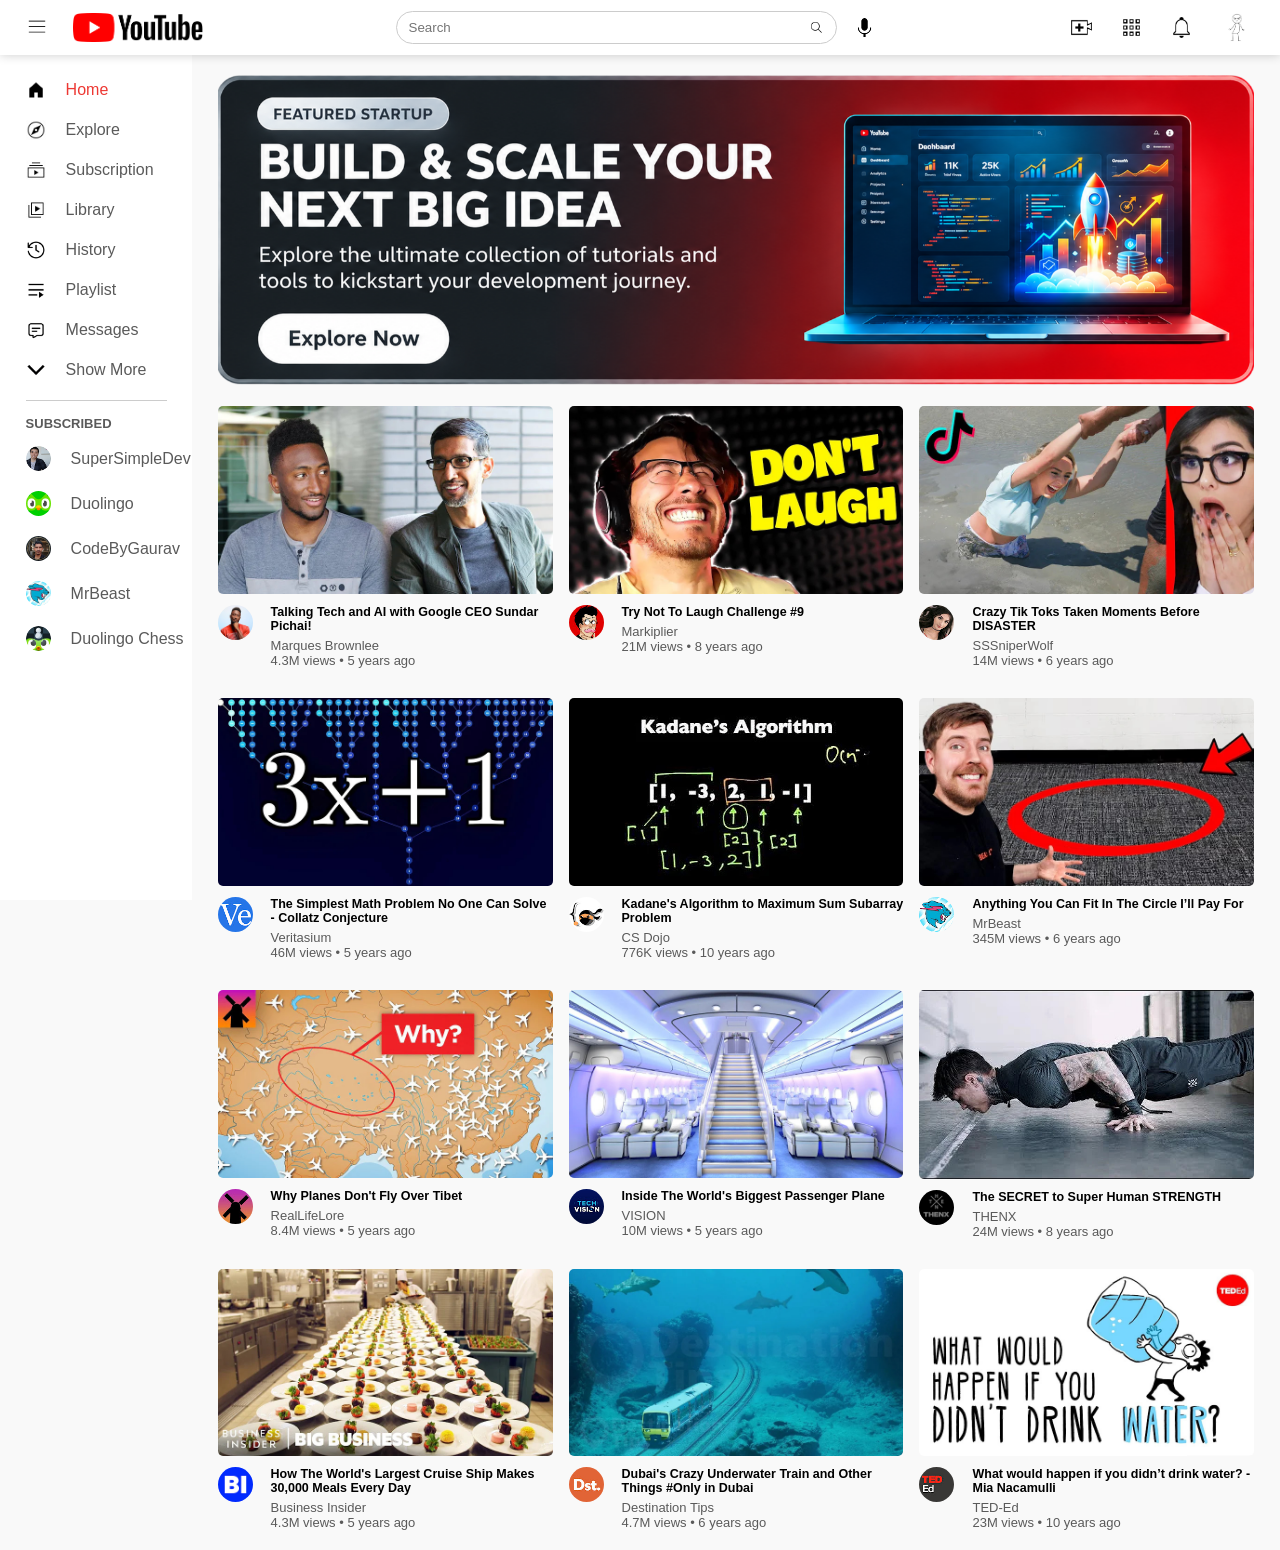
<file: index.html>
<!DOCTYPE html>
<html lang="en">
<head>
    <meta charset="UTF-8">
    <meta http-equiv="X-UA-Compatible" content="IE=edge">
    <meta name="viewport" content="width=device-width, initial-scale=1.0">
    <link rel="icon" type="image/png" href="favicon/favicon.png">
    <title>YouTube</title>
    <link rel="stylesheet" href="style.css">
</head>
<body>
    
    <nav class="flex-div">
        <div class="nav-left flex-div">
            <img src="images/menu.png" class="menu-icon">
            <img src="images/logo.png" class="logo">
        </div>
        <div class="nav-middle flex-div">
            <div class="search-box flex-div">
                <input type="text" placeholder="Search">
                <img src="images/search.png">
            </div>
            <img src="images/voice-search.png" class="mic-icon">
        </div>
        <div class="nav-right flex-div">
            <img src="images/upload.png">
            <img src="images/more.png">
            <img src="images/notification.png">
            <img src="images/Stickman.png" class="user-icon">
        </div>
    </nav>
    <!-- sidebar -->
    <div class="sidebar">
        <div class="shortcut-links">
            <a href=""><img src="images/home.png"><p>Home</p></a>
            <a href=""><img src="images/explore.png"><p>Explore</p></a>
            <a href=""><img src="images/subscription.png"><p>Subscription</p></a>
            <a href=""><img src="images/library.png"><p>Library</p></a>
            <a href=""><img src="images/history.png"><p>History</p></a>
            <a href=""><img src="images/playlist.png"><p>Playlist</p></a>
            <a href=""><img src="images/messages.png"><p>Messages</p></a>
            <a href=""><img src="images/show-more.png"><p>Show More</p></a>
            <hr>
            <div class="subscribed-list">
                <h3>SUBSCRIBED</h3>
                <a href=""><img src="subscribed/SuperSimpleDev.png"><p>SuperSimpleDev</p></a>
                <a href=""><img src="subscribed/Duolingo.png"><p>Duolingo</p></a>
                <a href=""><img src="subscribed/CodeByGaurav.png"><p>CodeByGaurav</p></a>
                <a href=""><img src="subscribed/MrBeast.png"><p>MrBeast</p></a>
                <a href=""><img src="subscribed/Duolingo Chess.png"><p>Duolingo Chess</p></a>
            </div>
        </div>
    </div>

<!-- main -->

<div class="container">
    <div class="banner">
        <img src="banner/banner.png">
    </div>
    <div class="list-container">
        <div class="vid-list">
            <a href="play-video-1.html"><img src="thumbnails/thumbnail-1.png" class="thumbnail"></a>
            <div class="flex-div">
                <img src="channel-profile-pics/channel-1.png">
                <div class="vid-info">
                    <a href="play-video-1.html">Talking Tech and AI with Google CEO Sundar Pichai!</a>
                    <p>Marques Brownlee</p>
                    <p>4.3M views &bull; 5 years ago</p>
                </div>
            </div>
        </div>
        <div class="vid-list">
            <a href=""><img src="thumbnails/thumbnail-2.png" class="thumbnail"></a>
            <div class="flex-div">
                <img src="channel-profile-pics/channel-2.png">
                <div class="vid-info">
                    <a href="">Try Not To Laugh Challenge #9</a>
                    <p>Markiplier</p>
                    <p>21M views &bull; 8 years ago</p>
                </div>
            </div>
        </div>
        <div class="vid-list">
            <a href=""><img src="thumbnails/thumbnail-3.png" class="thumbnail"></a>
            <div class="flex-div">
                <img src="channel-profile-pics/channel-3.png">
                <div class="vid-info">
                    <a href="">Crazy Tik Toks Taken Moments Before DISASTER</a>
                    <p>SSSniperWolf</p>
                    <p>14M views &bull; 6 years ago</p>
                </div>
            </div>
        </div>
        <div class="vid-list">
            <a href=""><img src="thumbnails/thumbnail-4.png" class="thumbnail"></a>
            <div class="flex-div">
                <img src="channel-profile-pics/channel-4.png">
                <div class="vid-info">
                    <a href="">The Simplest Math Problem No One Can Solve - Collatz Conjecture</a>
                    <p>Veritasium</p>
                    <p>46M views &bull; 5 years ago</p>
                </div>
            </div>
        </div>
        <div class="vid-list">
            <a href=""><img src="thumbnails/thumbnail-5.png" class="thumbnail"></a>
            <div class="flex-div">
                <img src="channel-profile-pics/channel-5.png">
                <div class="vid-info">
                    <a href="">Kadane's Algorithm to Maximum Sum Subarray Problem</a>
                    <p>CS Dojo</p>
                    <p>776K views &bull; 10 years ago</p>
                </div>
            </div>
        </div>
        <div class="vid-list">
            <a href=""><img src="thumbnails/thumbnail-6.png" class="thumbnail"></a>
            <div class="flex-div">
                <img src="channel-profile-pics/channel-6.png">
                <div class="vid-info">
                    <a href="">Anything You Can Fit In The Circle I’ll Pay For</a>
                    <p>MrBeast</p>
                    <p>345M views &bull; 6 years ago</p>
                </div>
            </div>
        </div>
        <div class="vid-list">
            <a href=""><img src="thumbnails/thumbnail-7.png" class="thumbnail"></a>
            <div class="flex-div">
                <img src="channel-profile-pics/channel-7.png">
                <div class="vid-info">
                    <a href="">Why Planes Don't Fly Over Tibet</a>
                    <p>RealLifeLore</p>
                    <p>8.4M views &bull; 5 years ago</p>
                </div>
            </div>
        </div>
        <div class="vid-list">
            <a href=""><img src="thumbnails/thumbnail-8.png" class="thumbnail"></a>
            <div class="flex-div">
                <img src="channel-profile-pics/channel-8.png">
                <div class="vid-info">
                    <a href="">Inside The World's Biggest Passenger Plane</a>
                    <p>VISION</p>
                    <p>10M views &bull; 5 years ago</p>
                </div>
            </div>
        </div>
        <div class="vid-list">
            <a href=""><img src="thumbnails/thumbnail-9.png" class="thumbnail"></a>
            <div class="flex-div">
                <img src="channel-profile-pics/channel-9.png">
                <div class="vid-info">
                    <a href="">The SECRET to Super Human STRENGTH</a>
                    <p>THENX</p>
                    <p>24M views &bull; 8 years ago</p>
                </div>
            </div>
        </div>
        <div class="vid-list">
            <a href=""><img src="thumbnails/thumbnail-10.png" class="thumbnail"></a>
            <div class="flex-div">
                <img src="channel-profile-pics/channel-10.png">
                <div class="vid-info">
                    <a href="">How The World's Largest Cruise Ship Makes 30,000 Meals Every Day</a>
                    <p>Business Insider</p>
                    <p>4.3M views &bull; 5 years ago</p>
                </div>
            </div>
        </div>
        <div class="vid-list">
            <a href=""><img src="thumbnails/thumbnail-11.png" class="thumbnail"></a>
            <div class="flex-div">
                <img src="channel-profile-pics/channel-11.png">
                <div class="vid-info">
                    <a href="">Dubai's Crazy Underwater Train and Other Things #Only in Dubai</a>
                    <p>Destination Tips</p>
                    <p>4.7M views &bull; 6 years ago</p>
                </div>
            </div>
        </div>
        <div class="vid-list">
            <a href=""><img src="thumbnails/thumbnail-12.png" class="thumbnail"></a>
            <div class="flex-div">
                <img src="channel-profile-pics/channel-12.png">
                <div class="vid-info">
                    <a href="">What would happen if you didn’t drink water? - Mia Nacamulli</a>
                    <p>TED-Ed</p>
                    <p>23M views &bull; 10 years ago</p>
                </div>
            </div>
        </div>
    </div>


</div>




<script src="script.js"></script>
</body>
</html>
</file>
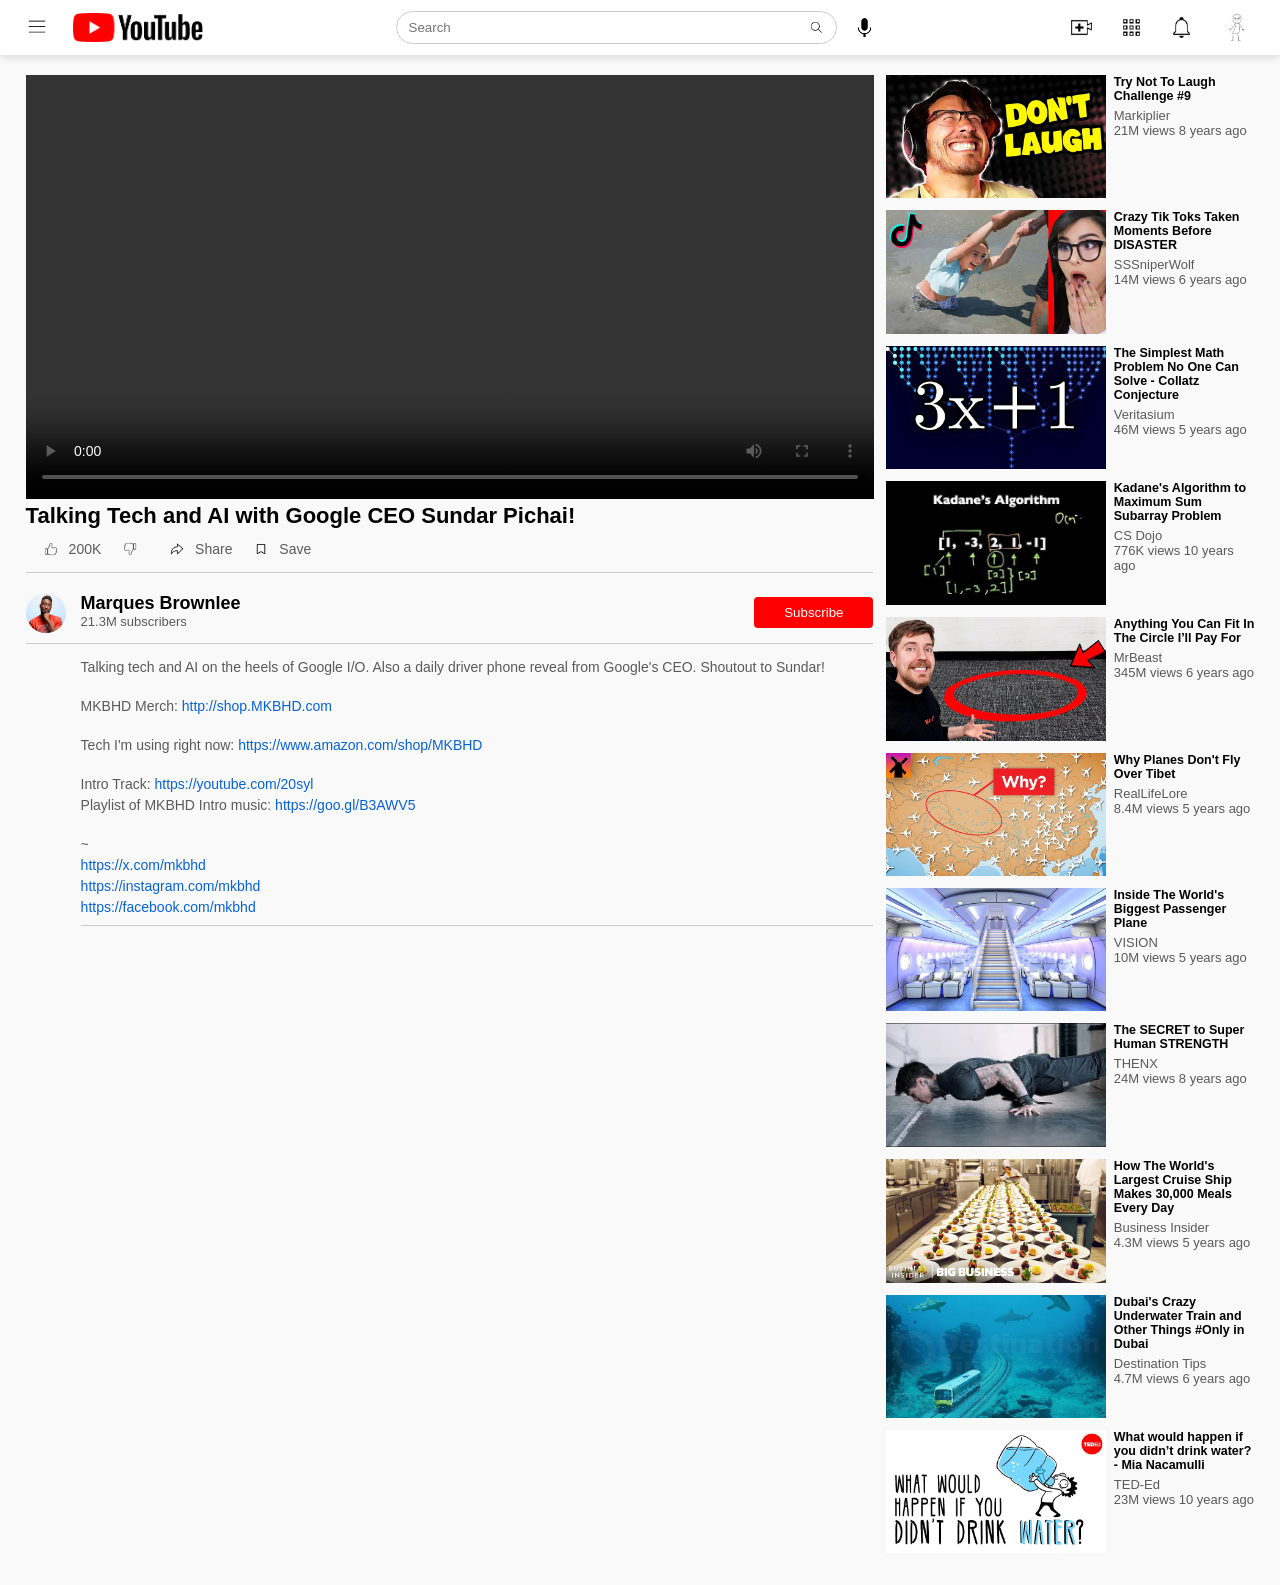
<file: play-video-1.html>
<!DOCTYPE html>
<html lang="en">
<head>
    <meta charset="UTF-8">
    <meta http-equiv="X-UA-Compatible" content="IE=edge">
    <meta name="viewport" content="width=device-width, initial-scale=1.0">
    <link rel="icon" type="image/png" href="favicon/favicon.png">
    <title>Talking Tech and AI with Google CEO Sundar Pichai!</title>
    <link rel="stylesheet" href="style.css">
</head>
<body>
    <nav class="flex-div">
        <div class="nav-left flex-div">
            <img src="images/menu.png" class="menu-icon">
            <img src="images/logo.png" class="logo">
        </div>
        <div class="nav-middle flex-div">
            <div class="search-box flex-div">
                <input type="text" placeholder="Search">
                <img src="images/search.png">
            </div>
            <img src="images/voice-search.png" class="mic-icon">
        </div>
        <div class="nav-right flex-div">
            <img src="images/upload.png">
            <img src="images/more.png">
            <img src="images/notification.png">
            <img src="images/Stickman.png" class="user-icon">
        </div>
    </nav>
    
<div class="container play-container">
    <div class="row">
        <div class="play-video">
            <video controls autoplay>
                <source src="videos/01.mp4" type="video/mp4">
            </video>
            <h3>Talking Tech and AI with Google CEO Sundar Pichai!</h3>
            <div class="play-video-info">
                <div>
                    <a href=""><img src="play-video-graphics/like.png">200K</a>
                    <a href=""><img src="play-video-graphics/dislike.png"></a>
                    <a href=""><img src="play-video-graphics/share.png">Share</a>
                    <a href=""><img src="play-video-graphics/save.png">Save</a>
                </div>
            </div>
            <hr>
            <div class="publisher">
                <img src="channel-profile-pics/channel-1.png">
                <div>
                   <p>Marques Brownlee</p>
                   <span>21.3M subscribers</span> 
                </div>
                <button type="button">Subscribe</button>
            </div>
            <hr>
            <div class="vid-description">
                <p>Talking tech and AI on the heels of Google I/O. Also a daily driver phone reveal from Google's CEO. Shoutout to Sundar!</p>
                <br>
                    <p>MKBHD Merch: <a href="http://shop.MKBHD.com" target="_blank" rel="noopener noreferrer">http://shop.MKBHD.com</a></p>
                <br>
                <p>Tech I'm using right now: <a href="https://www.amazon.com/shop/MKBHD" target="_blank" rel="noopener noreferrer">https://www.amazon.com/shop/MKBHD</a></p>
                <br>
                
                <p>Intro Track: <a href="https://youtube.com/20syl" target="_blank" rel="noopener noreferrer">https://youtube.com/20syl</a></p>
                <p>Playlist of MKBHD Intro music: <a href="https://goo.gl/B3AWV5" target="_blank" rel="noopener noreferrer">https://goo.gl/B3AWV5</a></p>  
                <br>
                <p>~</p>
                <p><a href="https://x.com/mkbhd" target="_blank" rel="noopener noreferrer">https://x.com/mkbhd</a></p>
                <p><a href="https://instagram.com/mkbhd" target="_blank" rel="noopener noreferrer">https://instagram.com/mkbhd</a></p>
                <p><a href="https://facebook.com/mkbhd" target="_blank" rel="noopener noreferrer">https://facebook.com/mkbhd</a></p>
                <hr>
            </div>
        




        </div>
        <div class="right-sidebar">

            <div class="side-video-list">
                <a href="play-video-2.html" class="small-thumbnail"><img src="thumbnails/thumbnail-2.png"></a>
                <div class="vid-info">
                    <a href="play-video-2.html">Try Not To Laugh Challenge #9</a>
                    <p>Markiplier</p>
                    <p>21M views 8 years ago</p>
                </div>
            </div>
            <div class="side-video-list">
                <a href="play-video-3.html" class="small-thumbnail"><img src="thumbnails/thumbnail-3.png"></a>
                <div class="vid-info">
                    <a href="play-video-3.html">Crazy Tik Toks Taken Moments Before DISASTER</a>
                    <p>SSSniperWolf</p>
                    <p>14M views 6 years ago</p>
                </div>
            </div>
            <div class="side-video-list">
                <a href="play-video-4.html" class="small-thumbnail"><img src="thumbnails/thumbnail-4.png"></a>
                <div class="vid-info">
                    <a href="play-video-4.html">The Simplest Math Problem No One Can Solve - Collatz Conjecture</a>
                    <p>Veritasium</p>
                    <p>46M views 5 years ago</p>
                </div>
            </div>
            <div class="side-video-list">
                <a href="play-video-5.html" class="small-thumbnail"><img src="thumbnails/thumbnail-5.png"></a>
                <div class="vid-info">
                    <a href="play-video-5.html">Kadane's Algorithm to Maximum Sum Subarray Problem</a>
                    <p>CS Dojo</p>
                    <p>776K views 10 years ago</p>
                </div>
            </div>
            <div class="side-video-list">
                <a href="play-video-6.html" class="small-thumbnail"><img src="thumbnails/thumbnail-6.png"></a>
                <div class="vid-info">
                    <a href="play-video-6.html">Anything You Can Fit In The Circle I’ll Pay For</a>
                    <p>MrBeast</p>
                    <p>345M views 6 years ago</p>
                </div>
            </div>
            <div class="side-video-list">
                <a href="play-video-7.html" class="small-thumbnail"><img src="thumbnails/thumbnail-7.png"></a>
                <div class="vid-info">
                    <a href="play-video-7.html">Why Planes Don't Fly Over Tibet</a>
                    <p>RealLifeLore</p>
                    <p>8.4M views 5 years ago</p>
                </div>
            </div>
            <div class="side-video-list">
                <a href="play-video-8.html" class="small-thumbnail"><img src="thumbnails/thumbnail-8.png"></a>
                <div class="vid-info">
                    <a href="play-video-8.html">Inside The World's Biggest Passenger Plane</a>
                    <p>VISION</p>
                    <p>10M views 5 years ago</p>
                </div>
            </div>
            <div class="side-video-list">
                <a href="play-video-9.html" class="small-thumbnail"><img src="thumbnails/thumbnail-9.png"></a>
                <div class="vid-info">
                    <a href="play-video-9.html">The SECRET to Super Human STRENGTH</a>
                    <p>THENX</p>
                    <p>24M views 8 years ago</p>
                </div>
            </div>
            <div class="side-video-list">
                <a href="play-video-10.html" class="small-thumbnail"><img src="thumbnails/thumbnail-10.png"></a>
                <div class="vid-info">
                    <a href="play-video-10.html">How The World's Largest Cruise Ship Makes 30,000 Meals Every Day</a>
                    <p>Business Insider</p>
                    <p>4.3M views 5 years ago</p>
                </div>
            </div>
            <div class="side-video-list">
                <a href="play-video-11.html" class="small-thumbnail"><img src="thumbnails/thumbnail-11.png"></a>
                <div class="vid-info">
                    <a href="play-video-11.html">Dubai's Crazy Underwater Train and Other Things #Only in Dubai</a>
                    <p>Destination Tips</p>
                    <p>4.7M views 6 years ago</p>
                </div>
            </div>
            <div class="side-video-list">
                <a href="play-video-12.html" class="small-thumbnail"><img src="thumbnails/thumbnail-12.png"></a>
                <div class="vid-info">
                    <a href="play-video-12.html">What would happen if you didn’t drink water? - Mia Nacamulli</a>
                    <p>TED-Ed</p>
                    <p>23M views 10 years ago</p>
                </div>
            </div>


        </div>
    </div>
</div>




</body>
</html>
</file>
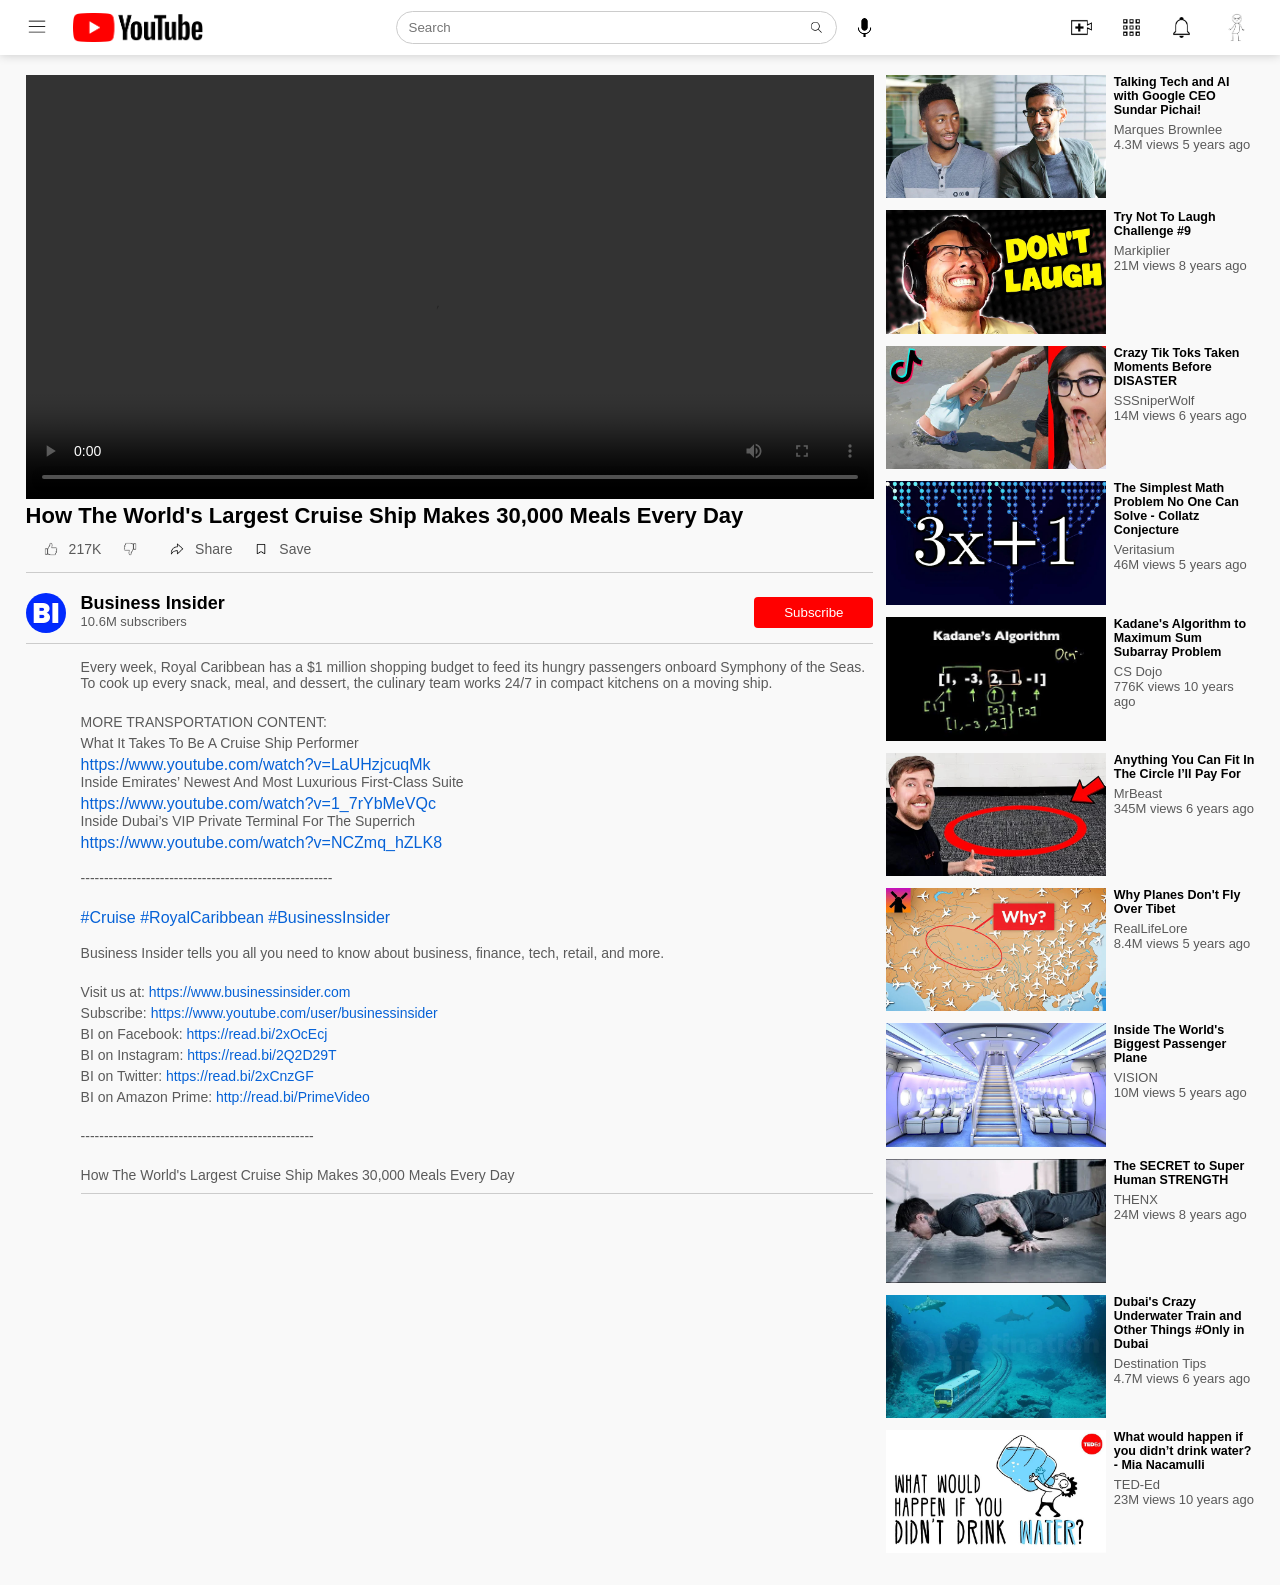
<file: play-video-10.html>
<!DOCTYPE html>
<html lang="en">
<head>
    <meta charset="UTF-8">
    <meta http-equiv="X-UA-Compatible" content="IE=edge">
    <meta name="viewport" content="width=device-width, initial-scale=1.0">
    <link rel="icon" type="image/png" href="favicon/favicon.png">
    <title>How The World's Largest Cruise Ship Makes 30,000 Meals Every Day</title>
    <link rel="stylesheet" href="style.css">
</head>
<body>
    <nav class="flex-div">
        <div class="nav-left flex-div">
            <img src="images/menu.png" class="menu-icon">
            <img src="images/logo.png" class="logo">
        </div>
        <div class="nav-middle flex-div">
            <div class="search-box flex-div">
                <input type="text" placeholder="Search">
                <img src="images/search.png">
            </div>
            <img src="images/voice-search.png" class="mic-icon">
        </div>
        <div class="nav-right flex-div">
            <img src="images/upload.png">
            <img src="images/more.png">
            <img src="images/notification.png">
            <img src="images/Stickman.png" class="user-icon">
        </div>
    </nav>
    
<div class="container play-container">
    <div class="row">
        <div class="play-video">
            <video controls autoplay>
                <source src="videos/10.mp4" type="video/mp4">
            </video>
            <h3>How The World's Largest Cruise Ship Makes 30,000 Meals Every Day</h3>
            <div class="play-video-info">
                <div>
                    <a href=""><img src="play-video-graphics/like.png">217K</a>
                    <a href=""><img src="play-video-graphics/dislike.png"></a>
                    <a href=""><img src="play-video-graphics/share.png">Share</a>
                    <a href=""><img src="play-video-graphics/save.png">Save</a>
                </div>
            </div>
            <hr>
            <div class="publisher">
                <img src="channel-profile-pics/channel-10.png">
                <div>
                   <p>Business Insider</p>
                   <span>10.6M subscribers</span> 
                </div>
                <button type="button">Subscribe</button>
            </div>
            <hr>
            <div class="vid-description">
                <p>Every week, Royal Caribbean has a $1 million shopping budget to feed its hungry passengers onboard Symphony of the Seas. To cook up every snack, meal, and dessert, the culinary team works 24/7 in compact kitchens on a moving ship.</p>
                <br>
                <p>MORE TRANSPORTATION CONTENT:</p>
                <p>What It Takes To Be A Cruise Ship Performer</p>
                <a href="https://www.youtube.com/watch?v=LaUHzjcuqMk" target="_blank" rel="noopener noreferrer">https://www.youtube.com/watch?v=LaUHzjcuqMk</a>
                <p>Inside Emirates’ Newest And Most Luxurious First-Class Suite</p>
                <a href="https://www.youtube.com/watch?v=1_7rYbMeVQc" target="_blank" rel="noopener noreferrer">https://www.youtube.com/watch?v=1_7rYbMeVQc</a>
                <p>Inside Dubai’s VIP Private Terminal For The Superrich</p>
                <a href="https://www.youtube.com/watch?v=NCZmq_hZLK8" target="_blank" rel="noopener noreferrer">https://www.youtube.com/watch?v=NCZmq_hZLK8</a>
                <br>
                <br>
                <p>------------------------------------------------------</p>
                <br>
                <div class="hastags">
                    <a href="">#Cruise</a>
                    <a href="">#RoyalCaribbean</a>
                    <a href="">#BusinessInsider</a>
                </div>
                <br>
                <p>Business Insider tells you all you need to know about business, finance, tech, retail, and more.</p>
                <br>
                <p>Visit us at: <a href="https://www.businessinsider.com" target="_blank" rel="noopener noreferrer">https://www.businessinsider.com</a></p>
                <p>Subscribe: <a href="https://www.youtube.com/user/businessinsider" target="_blank" rel="noopener noreferrer">https://www.youtube.com/user/businessinsider</a></p>
                <p>BI on Facebook: <a href="https://read.bi/2xOcEcj" target="_blank" rel="noopener noreferrer">https://read.bi/2xOcEcj</a></p>
                <p>BI on Instagram: <a href="https://read.bi/2Q2D29T" target="_blank" rel="noopener noreferrer">https://read.bi/2Q2D29T</a></p>
                <p>BI on Twitter: <a href="https://read.bi/2xCnzGF" target="_blank" rel="noopener noreferrer">https://read.bi/2xCnzGF</a></p>
                <p>BI on Amazon Prime: <a href="http://read.bi/PrimeVideo" target="_blank" rel="noopener noreferrer">http://read.bi/PrimeVideo</a></p>
                <br>
                <p>--------------------------------------------------</p>
                <br>
                <p>How The World's Largest Cruise Ship Makes 30,000 Meals Every Day</p>
                <hr>
            </div>
        




        </div>
        <div class="right-sidebar">

            <div class="side-video-list">
                <a href="play-video-1.html" class="small-thumbnail"><img src="thumbnails/thumbnail-1.png"></a>
                <div class="vid-info">
                    <a href="play-video-1.html">Talking Tech and AI with Google CEO Sundar Pichai!</a>
                    <p>Marques Brownlee</p>
                    <p>4.3M views 5 years ago</p>
                </div>
            </div>
            <div class="side-video-list">
                <a href="play-video-2.html" class="small-thumbnail"><img src="thumbnails/thumbnail-2.png"></a>
                <div class="vid-info">
                    <a href="play-video-2.html">Try Not To Laugh Challenge #9</a>
                    <p>Markiplier</p>
                    <p>21M views 8 years ago</p>
                </div>
            </div>
            <div class="side-video-list">
                <a href="play-video-3.html" class="small-thumbnail"><img src="thumbnails/thumbnail-3.png"></a>
                <div class="vid-info">
                    <a href="play-video-3.html">Crazy Tik Toks Taken Moments Before DISASTER</a>
                    <p>SSSniperWolf</p>
                    <p>14M views 6 years ago</p>
                </div>
            </div>
            <div class="side-video-list">
                <a href="play-video-4.html" class="small-thumbnail"><img src="thumbnails/thumbnail-4.png"></a>
                <div class="vid-info">
                    <a href="play-video-4.html">The Simplest Math Problem No One Can Solve - Collatz Conjecture</a>
                    <p>Veritasium</p>
                    <p>46M views 5 years ago</p>
                </div>
            </div>
            <div class="side-video-list">
                <a href="play-video-5.html" class="small-thumbnail"><img src="thumbnails/thumbnail-5.png"></a>
                <div class="vid-info">
                    <a href="play-video-5.html">Kadane's Algorithm to Maximum Sum Subarray Problem</a>
                    <p>CS Dojo</p>
                    <p>776K views 10 years ago</p>
                </div>
            </div>
            <div class="side-video-list">
                <a href="play-video-6.html" class="small-thumbnail"><img src="thumbnails/thumbnail-6.png"></a>
                <div class="vid-info">
                    <a href="play-video-6.html">Anything You Can Fit In The Circle I’ll Pay For</a>
                    <p>MrBeast</p>
                    <p>345M views 6 years ago</p>
                </div>
            </div>
            <div class="side-video-list">
                <a href="play-video-7.html" class="small-thumbnail"><img src="thumbnails/thumbnail-7.png"></a>
                <div class="vid-info">
                    <a href="play-video-7.html">Why Planes Don't Fly Over Tibet</a>
                    <p>RealLifeLore</p>
                    <p>8.4M views 5 years ago</p>
                </div>
            </div>
            <div class="side-video-list">
                <a href="play-video-8.html" class="small-thumbnail"><img src="thumbnails/thumbnail-8.png"></a>
                <div class="vid-info">
                    <a href="play-video-8.html">Inside The World's Biggest Passenger Plane</a>
                    <p>VISION</p>
                    <p>10M views 5 years ago</p>
                </div>
            </div>
            <div class="side-video-list">
                <a href="play-video-9.html" class="small-thumbnail"><img src="thumbnails/thumbnail-9.png"></a>
                <div class="vid-info">
                    <a href="play-video-9.html">The SECRET to Super Human STRENGTH</a>
                    <p>THENX</p>
                    <p>24M views 8 years ago</p>
                </div>
            </div>
            
            <div class="side-video-list">
                <a href="play-video-11.html" class="small-thumbnail"><img src="thumbnails/thumbnail-11.png"></a>
                <div class="vid-info">
                    <a href="play-video-11.html">Dubai's Crazy Underwater Train and Other Things #Only in Dubai</a>
                    <p>Destination Tips</p>
                    <p>4.7M views 6 years ago</p>
                </div>
            </div>
            <div class="side-video-list">
                <a href="play-video-12.html" class="small-thumbnail"><img src="thumbnails/thumbnail-12.png"></a>
                <div class="vid-info">
                    <a href="play-video-12.html">What would happen if you didn’t drink water? - Mia Nacamulli</a>
                    <p>TED-Ed</p>
                    <p>23M views 10 years ago</p>
                </div>
            </div>


        </div>
    </div>
</div>




</body>
</html>
</file>
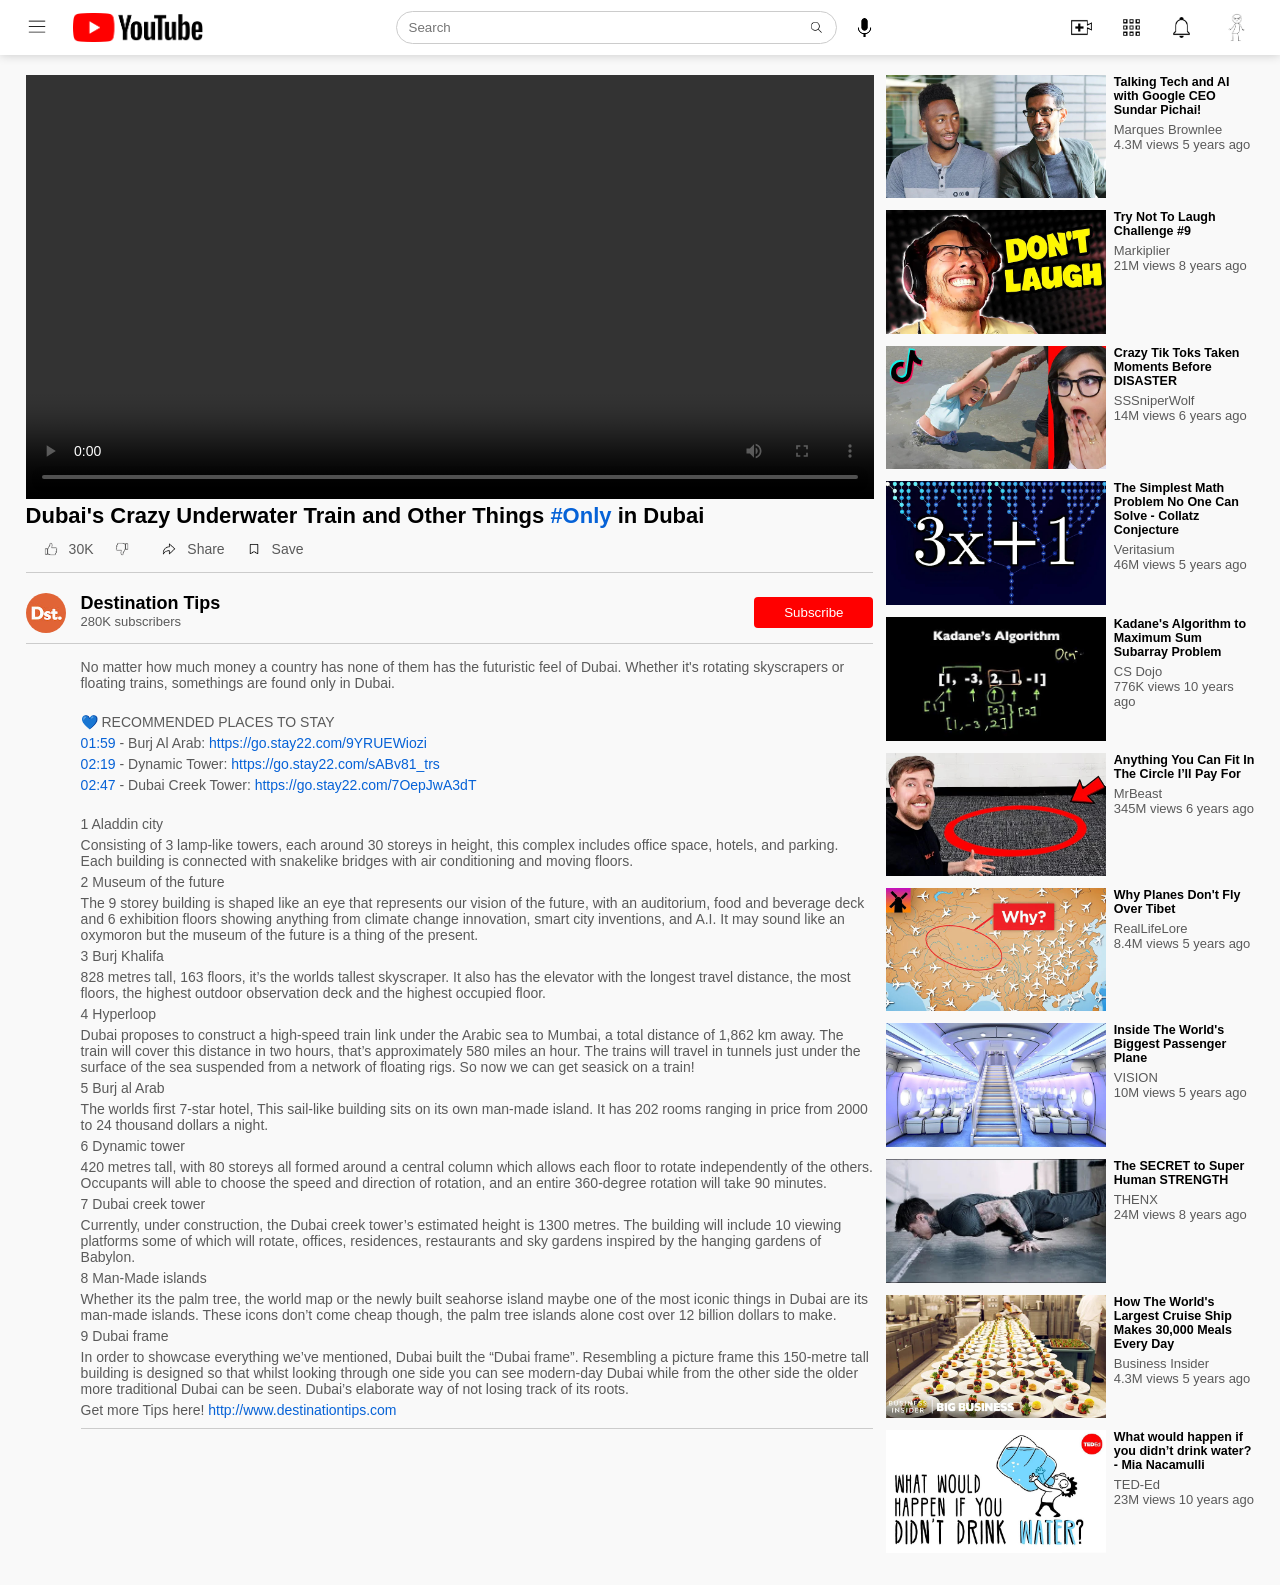
<file: play-video-11.html>
<!DOCTYPE html>
<html lang="en">
<head>
    <meta charset="UTF-8">
    <meta http-equiv="X-UA-Compatible" content="IE=edge">
    <meta name="viewport" content="width=device-width, initial-scale=1.0">
    <link rel="icon" type="image/png" href="favicon/favicon.png">
    <title>Dubai's Crazy Underwater Train and Other Things #Only in Dubai</title>
    <link rel="stylesheet" href="style.css">
</head>
<body>
    <nav class="flex-div">
        <div class="nav-left flex-div">
            <img src="images/menu.png" class="menu-icon">
            <img src="images/logo.png" class="logo">
        </div>
        <div class="nav-middle flex-div">
            <div class="search-box flex-div">
                <input type="text" placeholder="Search">
                <img src="images/search.png">
            </div>
            <img src="images/voice-search.png" class="mic-icon">
        </div>
        <div class="nav-right flex-div">
            <img src="images/upload.png">
            <img src="images/more.png">
            <img src="images/notification.png">
            <img src="images/Stickman.png" class="user-icon">
        </div>
    </nav>
    
<div class="container play-container">
    <div class="row">
        <div class="play-video">
            <video id="myVideo" controls autoplay>
                <source src="videos/11.mp4" type="video/mp4">
            </video>
            <h3>Dubai's Crazy Underwater Train and Other Things <a href="">#Only</a> in Dubai</h3>
            <div class="play-video-info">
                <div>
                    <a href=""><img src="play-video-graphics/like.png">30K</a>
                    <a href=""><img src="play-video-graphics/dislike.png"></a>
                    <a href=""><img src="play-video-graphics/share.png">Share</a>
                    <a href=""><img src="play-video-graphics/save.png">Save</a>
                </div>
            </div>
            <hr>
            <div class="publisher">
                <img src="channel-profile-pics/channel-11.png">
                <div>
                   <p>Destination Tips</p>
                   <span>280K subscribers</span> 
                </div>
                <button type="button">Subscribe</button>
            </div>
            <hr>
            <div class="vid-description">
                <p>No matter how much money a country has none of them has the futuristic feel of Dubai. Whether it's rotating skyscrapers or floating trains, somethings are found only in Dubai.</p>
                <br>
                <p>💙 RECOMMENDED PLACES TO STAY</p>
                <p><a href="#" class="timestamp-link" data-time="119">01:59</a> - Burj Al Arab: <a href="https://go.stay22.com/9YRUEWiozi" target="_blank" rel="noopener noreferrer">https://go.stay22.com/9YRUEWiozi</a></p>
                <p><a href="#" class="timestamp-link" data-time="139">02:19</a> - Dynamic Tower: <a href="https://go.stay22.com/sABv81_trs" target="_blank" rel="noopener noreferrer">https://go.stay22.com/sABv81_trs</a></p>
                <p><a href="#" class="timestamp-link" data-time="167">02:47</a> - Dubai Creek Tower: <a href="https://go.stay22.com/7OepJwA3dT" target="_blank" rel="noopener noreferrer">https://go.stay22.com/7OepJwA3dT</a></p>
                <br>
                <p>1 Aladdin city</p>
                <p>Consisting of 3 lamp-like towers, each around 30 storeys in height, this complex includes office space, hotels, and parking. Each building is connected with snakelike bridges with air conditioning and moving floors.</p>
                <p>2 Museum of the future</p>
                <p>The 9 storey building is shaped like an eye that represents our vision of the future, with an auditorium, food and beverage deck and 6 exhibition floors showing anything from climate change innovation, smart city inventions, and A.I. It may sound like an oxymoron but the museum of the future is a thing of the present.</p>
                <p>3 Burj Khalifa</p>
                <p>828 metres tall, 163 floors, it’s the worlds tallest skyscraper. It also has the elevator with the longest travel distance, the most floors, the highest outdoor observation deck and the highest occupied floor.</p>
                <p>4 Hyperloop</p>
                <p>Dubai proposes to construct a high-speed train link under the Arabic sea to Mumbai, a total distance of 1,862 km away. The train will cover this distance in two hours, that’s approximately 580 miles an hour. The trains will travel in tunnels just under the surface of the sea suspended from a network of floating rigs. So now we can get seasick on a train!</p>
                <p>5 Burj al Arab</p>
                <p>The worlds first 7-star hotel, This sail-like building sits on its own man-made island.  It has 202 rooms ranging in price from 2000 to 24 thousand dollars a night.</p>
                <p>6 Dynamic tower</p>
                <p>420 metres tall, with 80 storeys all formed around a central column which allows each floor to rotate independently of the others. Occupants will able to choose the speed and direction of rotation, and an entire 360-degree rotation will take 90 minutes.</p>
                <p>7 Dubai creek tower</p>
                <p>Currently, under construction, the Dubai creek tower’s estimated height is 1300 metres. The building will include  10 viewing platforms some of which will rotate, offices, residences, restaurants and sky gardens inspired by the hanging gardens of Babylon.</p>
                <p>8 Man-Made islands</p>
                <p>Whether its the palm tree, the world map or the newly built seahorse island maybe one of the most iconic things in Dubai are its man-made islands. These icons don’t come cheap though, the palm tree islands alone cost over 12 billion dollars to make.</p>
                <p>9 Dubai frame</p>
                <p>In order to showcase everything we’ve mentioned, Dubai built the “Dubai frame”. Resembling a picture frame this 150-metre tall building is designed so that whilst looking through one side you can see modern-day Dubai while from the other side the older more traditional Dubai can be seen. Dubai’s elaborate way of not losing track of its roots.</p>
                <p>Get more Tips here! <a href="http://www.destinationtips.com" target="_blank" rel="noopener noreferrer">http://www.destinationtips.com</a></p>
                <hr>
            </div>
        




        </div>
        <div class="right-sidebar">

            <div class="side-video-list">
                <a href="play-video-1.html" class="small-thumbnail"><img src="thumbnails/thumbnail-1.png"></a>
                <div class="vid-info">
                    <a href="play-video-1.html">Talking Tech and AI with Google CEO Sundar Pichai!</a>
                    <p>Marques Brownlee</p>
                    <p>4.3M views 5 years ago</p>
                </div>
            </div>
            <div class="side-video-list">
                <a href="play-video-2.html" class="small-thumbnail"><img src="thumbnails/thumbnail-2.png"></a>
                <div class="vid-info">
                    <a href="play-video-2.html">Try Not To Laugh Challenge #9</a>
                    <p>Markiplier</p>
                    <p>21M views 8 years ago</p>
                </div>
            </div>
            <div class="side-video-list">
                <a href="play-video-3.html" class="small-thumbnail"><img src="thumbnails/thumbnail-3.png"></a>
                <div class="vid-info">
                    <a href="play-video-3.html">Crazy Tik Toks Taken Moments Before DISASTER</a>
                    <p>SSSniperWolf</p>
                    <p>14M views 6 years ago</p>
                </div>
            </div>
            <div class="side-video-list">
                <a href="play-video-4.html" class="small-thumbnail"><img src="thumbnails/thumbnail-4.png"></a>
                <div class="vid-info">
                    <a href="play-video-4.html">The Simplest Math Problem No One Can Solve - Collatz Conjecture</a>
                    <p>Veritasium</p>
                    <p>46M views 5 years ago</p>
                </div>
            </div>
            <div class="side-video-list">
                <a href="play-video-5.html" class="small-thumbnail"><img src="thumbnails/thumbnail-5.png"></a>
                <div class="vid-info">
                    <a href="play-video-5.html">Kadane's Algorithm to Maximum Sum Subarray Problem</a>
                    <p>CS Dojo</p>
                    <p>776K views 10 years ago</p>
                </div>
            </div>
            <div class="side-video-list">
                <a href="play-video-6.html" class="small-thumbnail"><img src="thumbnails/thumbnail-6.png"></a>
                <div class="vid-info">
                    <a href="play-video-6.html">Anything You Can Fit In The Circle I’ll Pay For</a>
                    <p>MrBeast</p>
                    <p>345M views 6 years ago</p>
                </div>
            </div>
            <div class="side-video-list">
                <a href="play-video-7.html" class="small-thumbnail"><img src="thumbnails/thumbnail-7.png"></a>
                <div class="vid-info">
                    <a href="play-video-7.html">Why Planes Don't Fly Over Tibet</a>
                    <p>RealLifeLore</p>
                    <p>8.4M views 5 years ago</p>
                </div>
            </div>
            <div class="side-video-list">
                <a href="play-video-8.html" class="small-thumbnail"><img src="thumbnails/thumbnail-8.png"></a>
                <div class="vid-info">
                    <a href="play-video-8.html">Inside The World's Biggest Passenger Plane</a>
                    <p>VISION</p>
                    <p>10M views 5 years ago</p>
                </div>
            </div>
            <div class="side-video-list">
                <a href="play-video-9.html" class="small-thumbnail"><img src="thumbnails/thumbnail-9.png"></a>
                <div class="vid-info">
                    <a href="play-video-9.html">The SECRET to Super Human STRENGTH</a>
                    <p>THENX</p>
                    <p>24M views 8 years ago</p>
                </div>
            </div>
            <div class="side-video-list">
                <a href="play-video-10.html" class="small-thumbnail"><img src="thumbnails/thumbnail-10.png"></a>
                <div class="vid-info">
                    <a href="play-video-10.html">How The World's Largest Cruise Ship Makes 30,000 Meals Every Day</a>
                    <p>Business Insider</p>
                    <p>4.3M views 5 years ago</p>
                </div>
            </div>

            <div class="side-video-list">
                <a href="play-video-12.html" class="small-thumbnail"><img src="thumbnails/thumbnail-12.png"></a>
                <div class="vid-info">
                    <a href="play-video-12.html">What would happen if you didn’t drink water? - Mia Nacamulli</a>
                    <p>TED-Ed</p>
                    <p>23M views 10 years ago</p>
                </div>
            </div>


        </div>
    </div>
</div>


<script src="script.js"></script>

</body>
</html>
</file>
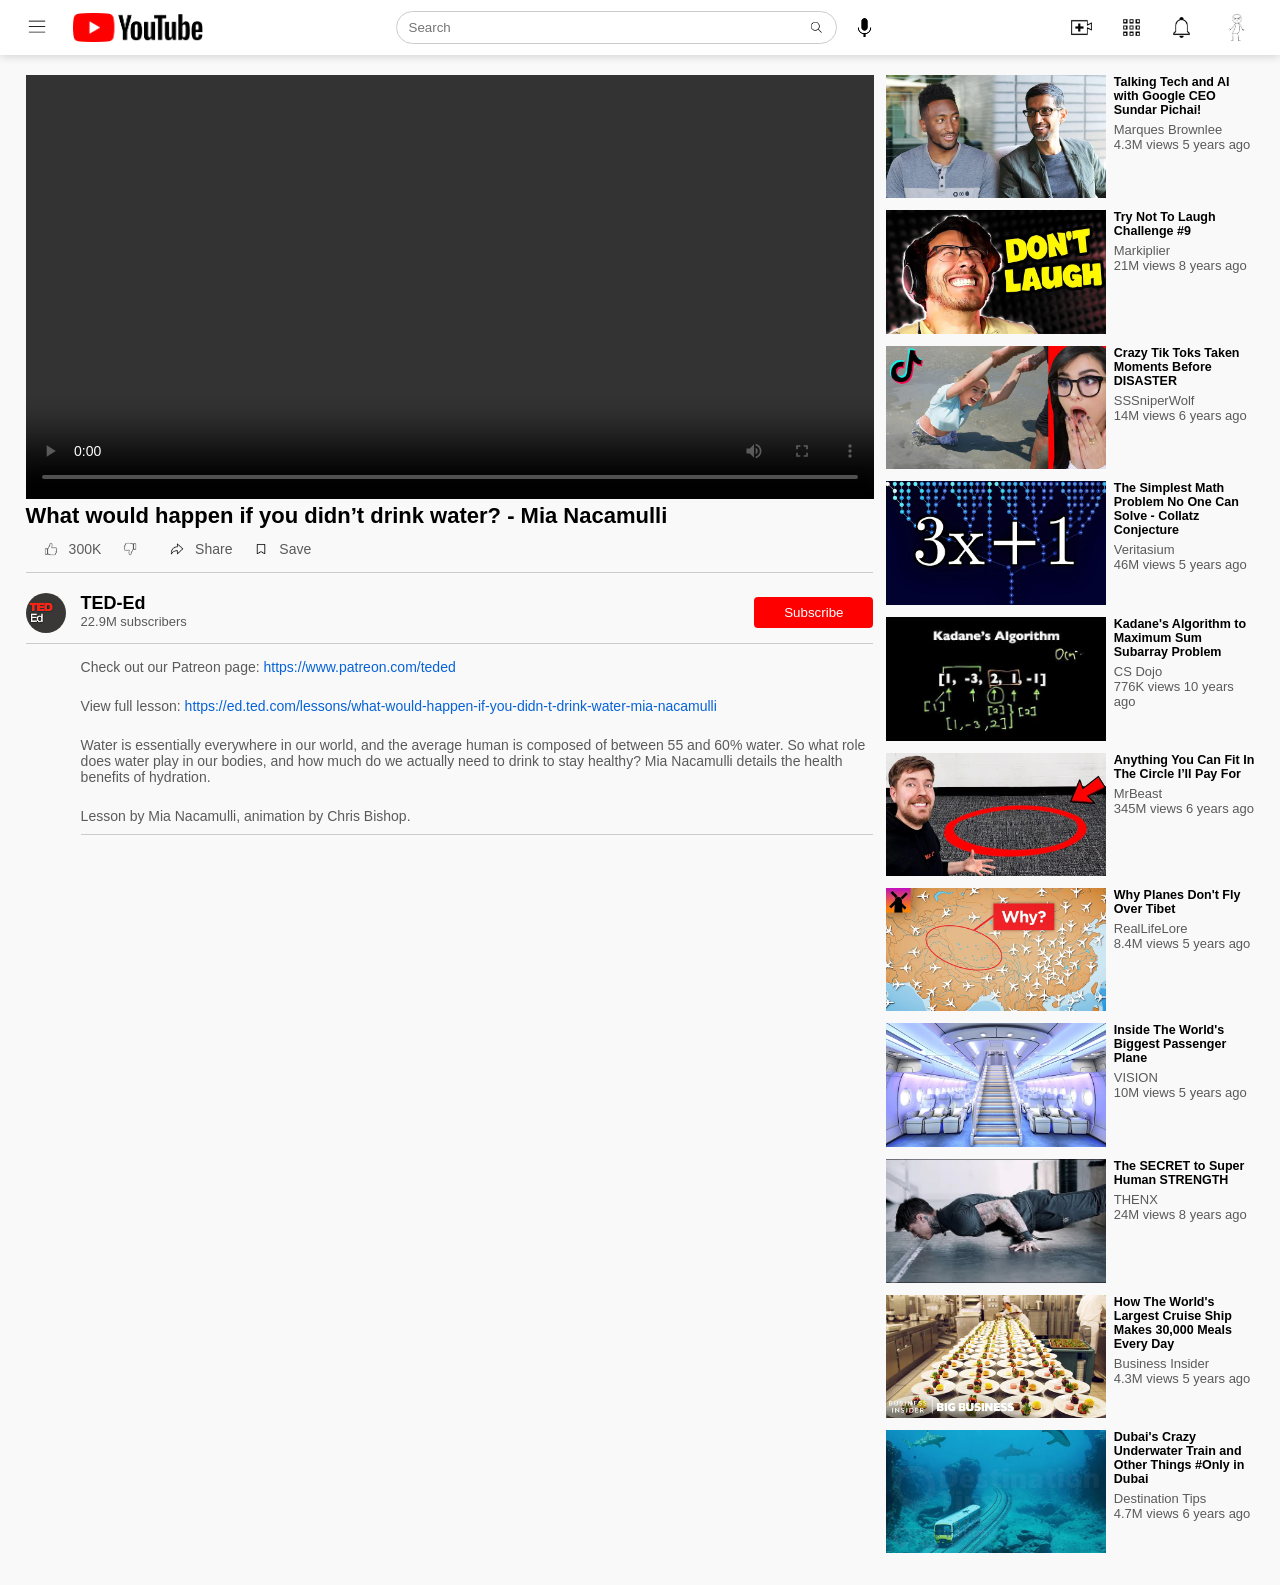
<file: play-video-12.html>
<!DOCTYPE html>
<html lang="en">
<head>
    <meta charset="UTF-8">
    <meta http-equiv="X-UA-Compatible" content="IE=edge">
    <meta name="viewport" content="width=device-width, initial-scale=1.0">
    <link rel="icon" type="image/png" href="favicon/favicon.png">
    <title>What would happen if you didn’t drink water? - Mia Nacamulli</title>
    <link rel="stylesheet" href="style.css">
</head>
<body>
    <nav class="flex-div">
        <div class="nav-left flex-div">
            <img src="images/menu.png" class="menu-icon">
            <img src="images/logo.png" class="logo">
        </div>
        <div class="nav-middle flex-div">
            <div class="search-box flex-div">
                <input type="text" placeholder="Search">
                <img src="images/search.png">
            </div>
            <img src="images/voice-search.png" class="mic-icon">
        </div>
        <div class="nav-right flex-div">
            <img src="images/upload.png">
            <img src="images/more.png">
            <img src="images/notification.png">
            <img src="images/Stickman.png" class="user-icon">
        </div>
    </nav>
    
<div class="container play-container">
    <div class="row">
        <div class="play-video">
            <video controls autoplay>
                <source src="videos/12.mp4" type="video/mp4">
            </video>
            <h3>What would happen if you didn’t drink water? - Mia Nacamulli</h3>
            <div class="play-video-info">
                <div>
                    <a href=""><img src="play-video-graphics/like.png">300K</a>
                    <a href=""><img src="play-video-graphics/dislike.png"></a>
                    <a href=""><img src="play-video-graphics/share.png">Share</a>
                    <a href=""><img src="play-video-graphics/save.png">Save</a>
                </div>
            </div>
            <hr>
            <div class="publisher">
                <img src="channel-profile-pics/channel-12.png">
                <div>
                   <p>TED-Ed</p>
                   <span>22.9M subscribers</span> 
                </div>
                <button type="button">Subscribe</button>
            </div>
            <hr>
            <div class="vid-description">
                <p>Check out our Patreon page: <a href="https://www.patreon.com/teded" target="_blank" rel="noopener noreferrer">https://www.patreon.com/teded</a></p>
                <br>
                <p>View full lesson: <a href="https://ed.ted.com/lessons/what-would-happen-if-you-didn-t-drink-water-mia-nacamulli" target="_blank" rel="noopener noreferrer">https://ed.ted.com/lessons/what-would-happen-if-you-didn-t-drink-water-mia-nacamulli</a></p>
                <br>
                <p>Water is essentially everywhere in our world, and the average human is composed of between 55 and 60% water. So what role does water play in our bodies, and how much do we actually need to drink to stay healthy? Mia Nacamulli details the health benefits of hydration.</p>
                <br>
                <p>Lesson by Mia Nacamulli, animation by Chris Bishop.</p>
                <hr>
            </div>
        




        </div>
        <div class="right-sidebar">
            <div class="side-video-list">
                <a href="play-video-1.html" class="small-thumbnail"><img src="thumbnails/thumbnail-1.png"></a>
                <div class="vid-info">
                    <a href="play-video-1.html">Talking Tech and AI with Google CEO Sundar Pichai!</a>
                    <p>Marques Brownlee</p>
                    <p>4.3M views 5 years ago</p>
                </div>
            </div>
            <div class="side-video-list">
                <a href="play-video-2.html" class="small-thumbnail"><img src="thumbnails/thumbnail-2.png"></a>
                <div class="vid-info">
                    <a href="play-video-2.html">Try Not To Laugh Challenge #9</a>
                    <p>Markiplier</p>
                    <p>21M views 8 years ago</p>
                </div>
            </div>
            <div class="side-video-list">
                <a href="play-video-3.html" class="small-thumbnail"><img src="thumbnails/thumbnail-3.png"></a>
                <div class="vid-info">
                    <a href="play-video-3.html">Crazy Tik Toks Taken Moments Before DISASTER</a>
                    <p>SSSniperWolf</p>
                    <p>14M views 6 years ago</p>
                </div>
            </div>
            <div class="side-video-list">
                <a href="play-video-4.html" class="small-thumbnail"><img src="thumbnails/thumbnail-4.png"></a>
                <div class="vid-info">
                    <a href="play-video-4.html">The Simplest Math Problem No One Can Solve - Collatz Conjecture</a>
                    <p>Veritasium</p>
                    <p>46M views 5 years ago</p>
                </div>
            </div>
            <div class="side-video-list">
                <a href="play-video-5.html" class="small-thumbnail"><img src="thumbnails/thumbnail-5.png"></a>
                <div class="vid-info">
                    <a href="play-video-5.html">Kadane's Algorithm to Maximum Sum Subarray Problem</a>
                    <p>CS Dojo</p>
                    <p>776K views 10 years ago</p>
                </div>
            </div>
            <div class="side-video-list">
                <a href="play-video-6.html" class="small-thumbnail"><img src="thumbnails/thumbnail-6.png"></a>
                <div class="vid-info">
                    <a href="play-video-6.html">Anything You Can Fit In The Circle I’ll Pay For</a>
                    <p>MrBeast</p>
                    <p>345M views 6 years ago</p>
                </div>
            </div>
            <div class="side-video-list">
                <a href="play-video-6.html" class="small-thumbnail"><img src="thumbnails/thumbnail-7.png"></a>
                <div class="vid-info">
                    <a href="play-video-7.html">Why Planes Don't Fly Over Tibet</a>
                    <p>RealLifeLore</p>
                    <p>8.4M views 5 years ago</p>
                </div>
            </div>
            <div class="side-video-list">
                <a href="play-video-8.html" class="small-thumbnail"><img src="thumbnails/thumbnail-8.png"></a>
                <div class="vid-info">
                    <a href="play-video-8.html">Inside The World's Biggest Passenger Plane</a>
                    <p>VISION</p>
                    <p>10M views 5 years ago</p>
                </div>
            </div>
            <div class="side-video-list">
                <a href="play-video-9.html" class="small-thumbnail"><img src="thumbnails/thumbnail-9.png"></a>
                <div class="vid-info">
                    <a href="play-video-9.html">The SECRET to Super Human STRENGTH</a>
                    <p>THENX</p>
                    <p>24M views 8 years ago</p>
                </div>
            </div>
            <div class="side-video-list">
                <a href="play-video-10.html" class="small-thumbnail"><img src="thumbnails/thumbnail-10.png"></a>
                <div class="vid-info">
                    <a href="play-video-10.html">How The World's Largest Cruise Ship Makes 30,000 Meals Every Day</a>
                    <p>Business Insider</p>
                    <p>4.3M views 5 years ago</p>
                </div>
            </div>
            <div class="side-video-list">
                <a href="play-video-11.html" class="small-thumbnail"><img src="thumbnails/thumbnail-11.png"></a>
                <div class="vid-info">
                    <a href="play-video-11.html">Dubai's Crazy Underwater Train and Other Things #Only in Dubai</a>
                    <p>Destination Tips</p>
                    <p>4.7M views 6 years ago</p>
                </div>
            </div>
            


        </div>
    </div>
</div>




</body>
</html>
</file>
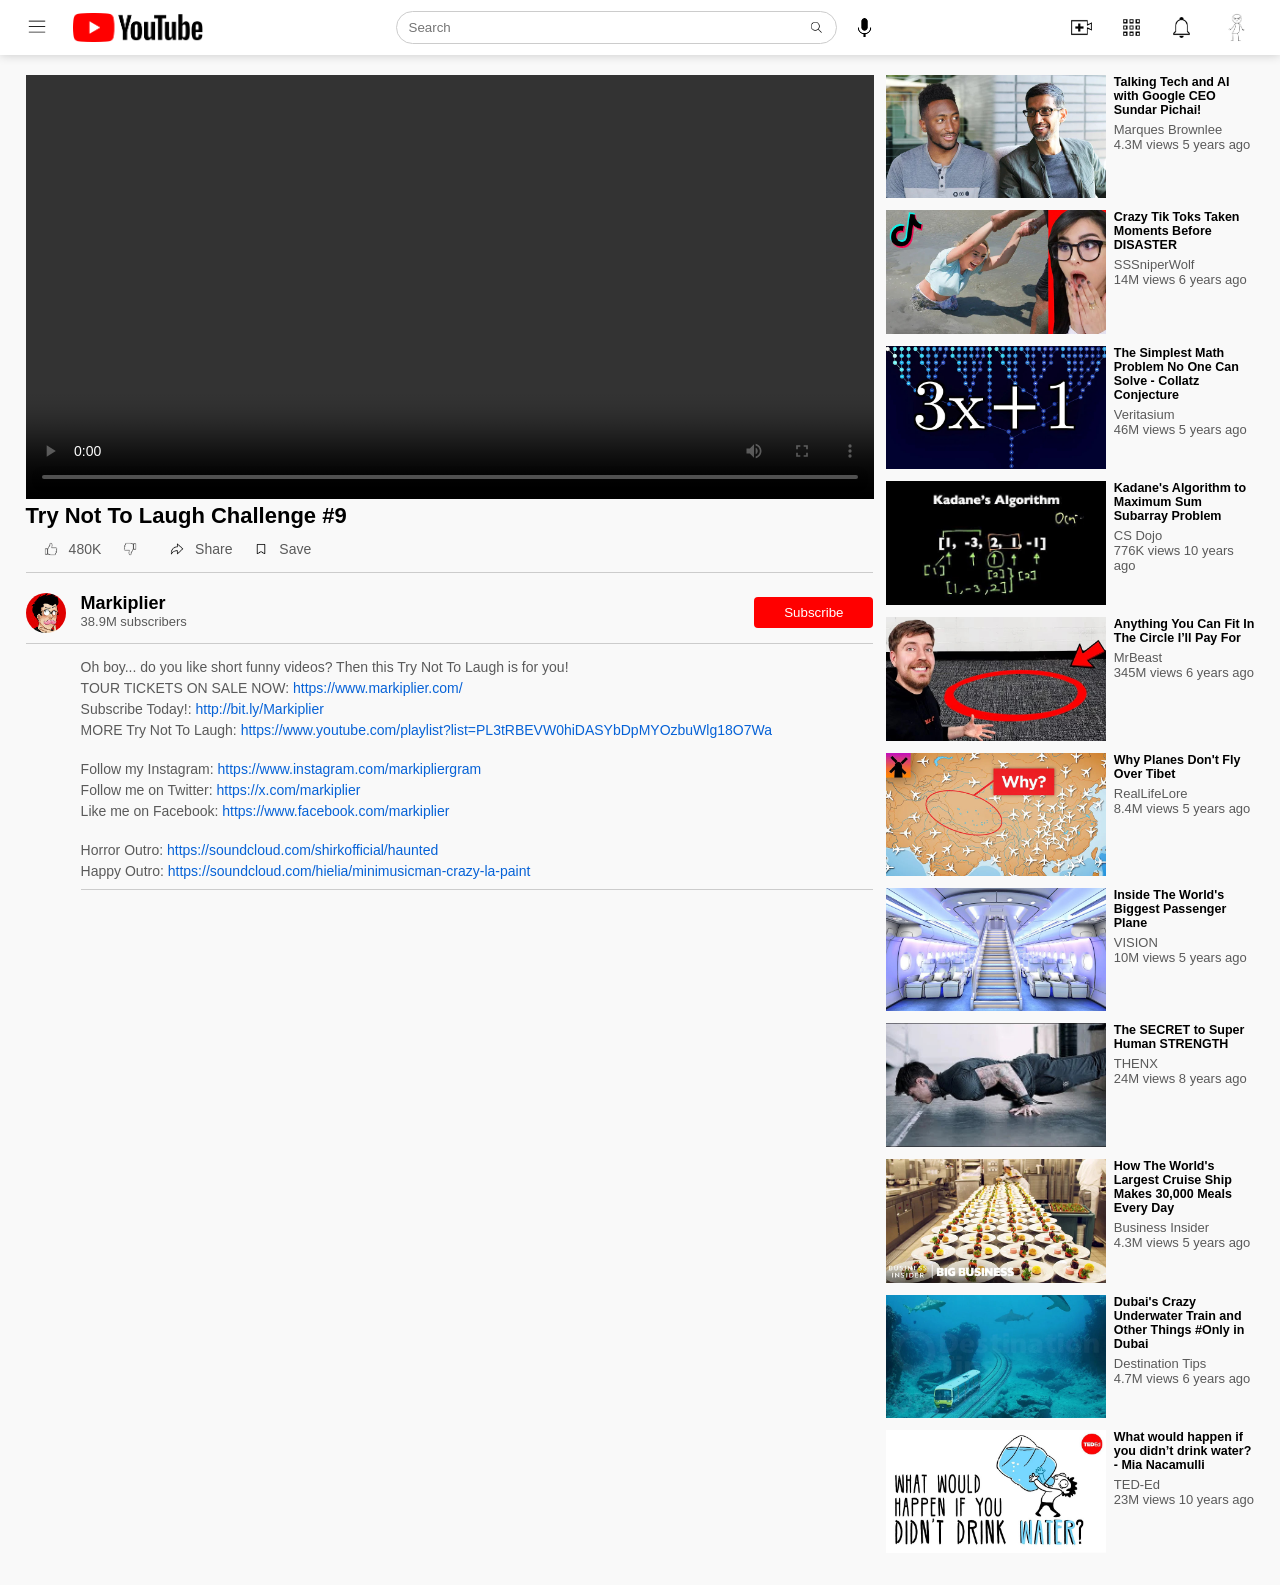
<file: play-video-2.html>
<!DOCTYPE html>
<html lang="en">
<head>
    <meta charset="UTF-8">
    <meta http-equiv="X-UA-Compatible" content="IE=edge">
    <meta name="viewport" content="width=device-width, initial-scale=1.0">
    <link rel="icon" type="image/png" href="favicon/favicon.png">
    <title>Try Not To Laugh Challenge #9</title>
    <link rel="stylesheet" href="style.css">
</head>
<body>
    <nav class="flex-div">
        <div class="nav-left flex-div">
            <img src="images/menu.png" class="menu-icon">
            <img src="images/logo.png" class="logo">
        </div>
        <div class="nav-middle flex-div">
            <div class="search-box flex-div">
                <input type="text" placeholder="Search">
                <img src="images/search.png">
            </div>
            <img src="images/voice-search.png" class="mic-icon">
        </div>
        <div class="nav-right flex-div">
            <img src="images/upload.png">
            <img src="images/more.png">
            <img src="images/notification.png">
            <img src="images/Stickman.png" class="user-icon">
        </div>
    </nav>
    
<div class="container play-container">
    <div class="row">
        <div class="play-video">
            <video controls autoplay>
                <source src="videos/02.mp4" type="video/mp4">
            </video>
            <h3>Try Not To Laugh Challenge #9</h3>
            <div class="play-video-info">
                <div>
                    <a href=""><img src="play-video-graphics/like.png">480K</a>
                    <a href=""><img src="play-video-graphics/dislike.png"></a>
                    <a href=""><img src="play-video-graphics/share.png">Share</a>
                    <a href=""><img src="play-video-graphics/save.png">Save</a>
                </div>
            </div>
            <hr>
            <div class="publisher">
                <img src="channel-profile-pics/channel-2.png">
                <div>
                   <p>Markiplier</p>
                   <span>38.9M subscribers</span> 
                </div>
                <button type="button">Subscribe</button>
            </div>
            <hr>
            <div class="vid-description">
                <p>Oh boy... do you like short funny videos? Then this Try Not To Laugh is for you!</p>
                <p>TOUR TICKETS ON SALE NOW: <a href="https://www.markiplier.com/" target="_blank" rel="noopener noreferrer">https://www.markiplier.com/</a></p>
                <p>Subscribe Today!: <a href="http://bit.ly/Markiplier" target="_blank" rel="noopener noreferrer">http://bit.ly/Markiplier</a></p>
                <p>MORE Try Not To Laugh: <a href="https://www.youtube.com/playlist?list=PL3tRBEVW0hiDASYbDpMYOzbuWlg18O7Wa" target="_blank" rel="noopener noreferrer">https://www.youtube.com/playlist?list=PL3tRBEVW0hiDASYbDpMYOzbuWlg18O7Wa</a></p>
                <br>
                <p>Follow my Instagram: <a href="https://www.instagram.com/markipliergram" target="_blank" rel="noopener noreferrer">https://www.instagram.com/markipliergram</a></p>
                <p>Follow me on Twitter: <a href="https://x.com/markiplier" target="_blank" rel="noopener noreferrer">https://x.com/markiplier</a></p>
                <p>Like me on Facebook: <a href="https://www.facebook.com/markiplier" target="_blank" rel="noopener noreferrer">https://www.facebook.com/markiplier</a></p>
                <br>
                <p>Horror Outro: <a href="https://soundcloud.com/shirkofficial/haunted" target="_blank" rel="noopener noreferrer">https://soundcloud.com/shirkofficial/haunted</a></p>
                <p>Happy Outro: <a href="https://soundcloud.com/hielia/minimusicman-crazy-la-paint" target="_blank" rel="noopener noreferrer">https://soundcloud.com/hielia/minimusicman-crazy-la-paint</a></p>
                <hr>
            </div>
        




        </div>
        <div class="right-sidebar">

            <div class="side-video-list">
                <a href="play-video-1.html" class="small-thumbnail"><img src="thumbnails/thumbnail-1.png"></a>
                <div class="vid-info">
                    <a href="play-video-1.html">Talking Tech and AI with Google CEO Sundar Pichai!</a>
                    <p>Marques Brownlee</p>
                    <p>4.3M views 5 years ago</p>
                </div>
            </div>
            <div class="side-video-list">
                <a href="play-video-3.html" class="small-thumbnail"><img src="thumbnails/thumbnail-3.png"></a>
                <div class="vid-info">
                    <a href="play-video-3.html">Crazy Tik Toks Taken Moments Before DISASTER</a>
                    <p>SSSniperWolf</p>
                    <p>14M views 6 years ago</p>
                </div>
            </div>
            <div class="side-video-list">
                <a href="play-video-4.html" class="small-thumbnail"><img src="thumbnails/thumbnail-4.png"></a>
                <div class="vid-info">
                    <a href="play-video-4.html">The Simplest Math Problem No One Can Solve - Collatz Conjecture</a>
                    <p>Veritasium</p>
                    <p>46M views 5 years ago</p>
                </div>
            </div>
            <div class="side-video-list">
                <a href="play-video-5.html" class="small-thumbnail"><img src="thumbnails/thumbnail-5.png"></a>
                <div class="vid-info">
                    <a href="play-video-5.html">Kadane's Algorithm to Maximum Sum Subarray Problem</a>
                    <p>CS Dojo</p>
                    <p>776K views 10 years ago</p>
                </div>
            </div>
            <div class="side-video-list">
                <a href="play-video-6.html" class="small-thumbnail"><img src="thumbnails/thumbnail-6.png"></a>
                <div class="vid-info">
                    <a href="play-video-6.html">Anything You Can Fit In The Circle I’ll Pay For</a>
                    <p>MrBeast</p>
                    <p>345M views 6 years ago</p>
                </div>
            </div>
            <div class="side-video-list">
                <a href="play-video-7.html" class="small-thumbnail"><img src="thumbnails/thumbnail-7.png"></a>
                <div class="vid-info">
                    <a href="play-video-7.html">Why Planes Don't Fly Over Tibet</a>
                    <p>RealLifeLore</p>
                    <p>8.4M views 5 years ago</p>
                </div>
            </div>
            <div class="side-video-list">
                <a href="play-video-8.html" class="small-thumbnail"><img src="thumbnails/thumbnail-8.png"></a>
                <div class="vid-info">
                    <a href="play-video-8.html">Inside The World's Biggest Passenger Plane</a>
                    <p>VISION</p>
                    <p>10M views 5 years ago</p>
                </div>
            </div>
            <div class="side-video-list">
                <a href="play-video-9.html" class="small-thumbnail"><img src="thumbnails/thumbnail-9.png"></a>
                <div class="vid-info">
                    <a href="play-video-9.html">The SECRET to Super Human STRENGTH</a>
                    <p>THENX</p>
                    <p>24M views 8 years ago</p>
                </div>
            </div>
            <div class="side-video-list">
                <a href="play-video-10.html" class="small-thumbnail"><img src="thumbnails/thumbnail-10.png"></a>
                <div class="vid-info">
                    <a href="play-video-10.html">How The World's Largest Cruise Ship Makes 30,000 Meals Every Day</a>
                    <p>Business Insider</p>
                    <p>4.3M views 5 years ago</p>
                </div>
            </div>
            <div class="side-video-list">
                <a href="play-video-11.html" class="small-thumbnail"><img src="thumbnails/thumbnail-11.png"></a>
                <div class="vid-info">
                    <a href="play-video-11.html">Dubai's Crazy Underwater Train and Other Things #Only in Dubai</a>
                    <p>Destination Tips</p>
                    <p>4.7M views 6 years ago</p>
                </div>
            </div>
            <div class="side-video-list">
                <a href="play-video-12.html" class="small-thumbnail"><img src="thumbnails/thumbnail-12.png"></a>
                <div class="vid-info">
                    <a href="play-video-12.html">What would happen if you didn’t drink water? - Mia Nacamulli</a>
                    <p>TED-Ed</p>
                    <p>23M views 10 years ago</p>
                </div>
            </div>


        </div>
    </div>
</div>




</body>
</html>
</file>
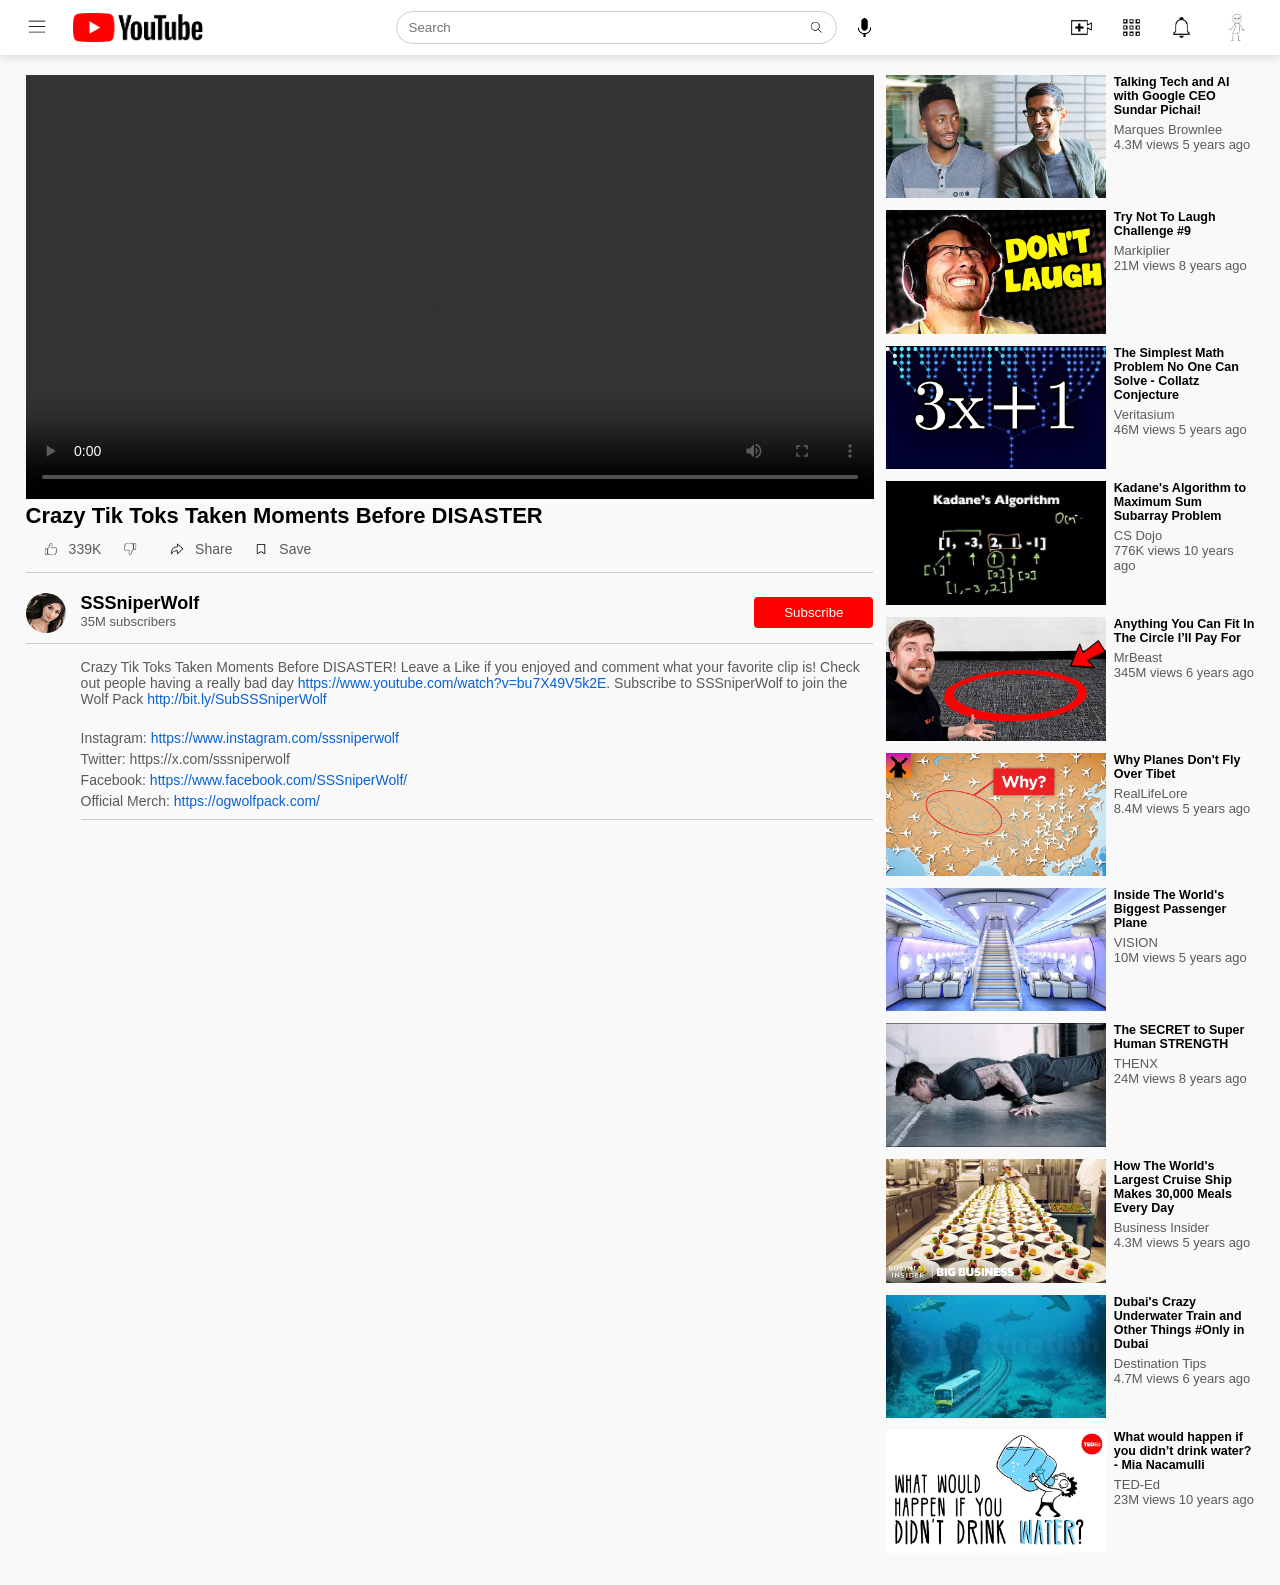
<file: play-video-3.html>
<!DOCTYPE html>
<html lang="en">
<head>
    <meta charset="UTF-8">
    <meta http-equiv="X-UA-Compatible" content="IE=edge">
    <meta name="viewport" content="width=device-width, initial-scale=1.0">
    <link rel="icon" type="image/png" href="favicon/favicon.png">
    <title>Crazy Tik Toks Taken Moments Before DISASTER</title>
    <link rel="stylesheet" href="style.css">
</head>
<body>
    <nav class="flex-div">
        <div class="nav-left flex-div">
            <img src="images/menu.png" class="menu-icon">
            <img src="images/logo.png" class="logo">
        </div>
        <div class="nav-middle flex-div">
            <div class="search-box flex-div">
                <input type="text" placeholder="Search">
                <img src="images/search.png">
            </div>
            <img src="images/voice-search.png" class="mic-icon">
        </div>
        <div class="nav-right flex-div">
            <img src="images/upload.png">
            <img src="images/more.png">
            <img src="images/notification.png">
            <img src="images/Stickman.png" class="user-icon">
        </div>
    </nav>
    
<div class="container play-container">
    <div class="row">
        <div class="play-video">
            <video controls autoplay>
                <source src="videos/03.mp4" type="video/mp4">
            </video>
            <h3>Crazy Tik Toks Taken Moments Before DISASTER</h3>
            <div class="play-video-info">
                <div>
                    <a href=""><img src="play-video-graphics/like.png">339K</a>
                    <a href=""><img src="play-video-graphics/dislike.png"></a>
                    <a href=""><img src="play-video-graphics/share.png">Share</a>
                    <a href=""><img src="play-video-graphics/save.png">Save</a>
                </div>
            </div>
            <hr>
            <div class="publisher">
                <img src="channel-profile-pics/channel-3.png">
                <div>
                   <p>SSSniperWolf</p>
                   <span>35M subscribers</span> 
                </div>
                <button type="button">Subscribe</button>
            </div>
            <hr>
            <div class="vid-description">
                <p>Crazy Tik Toks Taken Moments Before DISASTER! Leave a Like if you enjoyed and comment what your favorite clip is! Check out people having a really bad day <a href="https://www.youtube.com/watch?v=bu7X49V5k2E" target="_blank" rel="noopener noreferrer">https://www.youtube.com/watch?v=bu7X49V5k2E</a>. Subscribe to SSSniperWolf to join the Wolf Pack <a href="http://bit.ly/SubSSSniperWolf" target="_blank" rel="noopener noreferrer">http://bit.ly/SubSSSniperWolf</a></p>
                <br>
                <p>Instagram: <a href="https://www.instagram.com/sssniperwolf" target="_blank" rel="noopener noreferrer">https://www.instagram.com/sssniperwolf</a></p>
                <p>Twitter: <a href="https://x.com/sssniperwolf" target="_blank" rel="noopener noreferrer"></a>https://x.com/sssniperwolf</p>
                <p>Facebook: <a href="https://www.facebook.com/SSSniperWolf/" target="_blank" rel="noopener noreferrer">https://www.facebook.com/SSSniperWolf/</a></p>
                <p>Official Merch: <a href="https://ogwolfpack.com/" target="_blank" rel="noopener noreferrer">https://ogwolfpack.com/</a></p>
                <hr>
            </div>
        




        </div>
        <div class="right-sidebar">
            <div class="side-video-list">
                <a href="play-video-1.html" class="small-thumbnail"><img src="thumbnails/thumbnail-1.png"></a>
                <div class="vid-info">
                    <a href="play-video-1.html">Talking Tech and AI with Google CEO Sundar Pichai!</a>
                    <p>Marques Brownlee</p>
                    <p>4.3M views 5 years ago</p>
                </div>
            </div>
            <div class="side-video-list">
                <a href="play-video-2.html" class="small-thumbnail"><img src="thumbnails/thumbnail-2.png"></a>
                <div class="vid-info">
                    <a href="play-video-2.html">Try Not To Laugh Challenge #9</a>
                    <p>Markiplier</p>
                    <p>21M views 8 years ago</p>
                </div>
            </div>
            
            <div class="side-video-list">
                <a href="play-video-4.html" class="small-thumbnail"><img src="thumbnails/thumbnail-4.png"></a>
                <div class="vid-info">
                    <a href="play-video-4.html">The Simplest Math Problem No One Can Solve - Collatz Conjecture</a>
                    <p>Veritasium</p>
                    <p>46M views 5 years ago</p>
                </div>
            </div>
            <div class="side-video-list">
                <a href="play-video-5.html" class="small-thumbnail"><img src="thumbnails/thumbnail-5.png"></a>
                <div class="vid-info">
                    <a href="play-video-5.html">Kadane's Algorithm to Maximum Sum Subarray Problem</a>
                    <p>CS Dojo</p>
                    <p>776K views 10 years ago</p>
                </div>
            </div>
            <div class="side-video-list">
                <a href="play-video-6.html" class="small-thumbnail"><img src="thumbnails/thumbnail-6.png"></a>
                <div class="vid-info">
                    <a href="play-video-6.html">Anything You Can Fit In The Circle I’ll Pay For</a>
                    <p>MrBeast</p>
                    <p>345M views 6 years ago</p>
                </div>
            </div>
            <div class="side-video-list">
                <a href="play-video-7.html" class="small-thumbnail"><img src="thumbnails/thumbnail-7.png"></a>
                <div class="vid-info">
                    <a href="play-video-7.html">Why Planes Don't Fly Over Tibet</a>
                    <p>RealLifeLore</p>
                    <p>8.4M views 5 years ago</p>
                </div>
            </div>
            <div class="side-video-list">
                <a href="play-video-8.html" class="small-thumbnail"><img src="thumbnails/thumbnail-8.png"></a>
                <div class="vid-info">
                    <a href="play-video-8.html">Inside The World's Biggest Passenger Plane</a>
                    <p>VISION</p>
                    <p>10M views 5 years ago</p>
                </div>
            </div>
            <div class="side-video-list">
                <a href="play-video-9.html" class="small-thumbnail"><img src="thumbnails/thumbnail-9.png"></a>
                <div class="vid-info">
                    <a href="play-video-9.html">The SECRET to Super Human STRENGTH</a>
                    <p>THENX</p>
                    <p>24M views 8 years ago</p>
                </div>
            </div>
            <div class="side-video-list">
                <a href="play-video-10.html" class="small-thumbnail"><img src="thumbnails/thumbnail-10.png"></a>
                <div class="vid-info">
                    <a href="play-video-10.html">How The World's Largest Cruise Ship Makes 30,000 Meals Every Day</a>
                    <p>Business Insider</p>
                    <p>4.3M views 5 years ago</p>
                </div>
            </div>
            <div class="side-video-list">
                <a href="play-video-11.html" class="small-thumbnail"><img src="thumbnails/thumbnail-11.png"></a>
                <div class="vid-info">
                    <a href="play-video-11.html">Dubai's Crazy Underwater Train and Other Things #Only in Dubai</a>
                    <p>Destination Tips</p>
                    <p>4.7M views 6 years ago</p>
                </div>
            </div>
            <div class="side-video-list">
                <a href="play-video-12.html" class="small-thumbnail"><img src="thumbnails/thumbnail-12.png"></a>
                <div class="vid-info">
                    <a href="play-video-12.html">What would happen if you didn’t drink water? - Mia Nacamulli</a>
                    <p>TED-Ed</p>
                    <p>23M views 10 years ago</p>
                </div>
            </div>


        </div>
    </div>
</div>




</body>
</html>
</file>
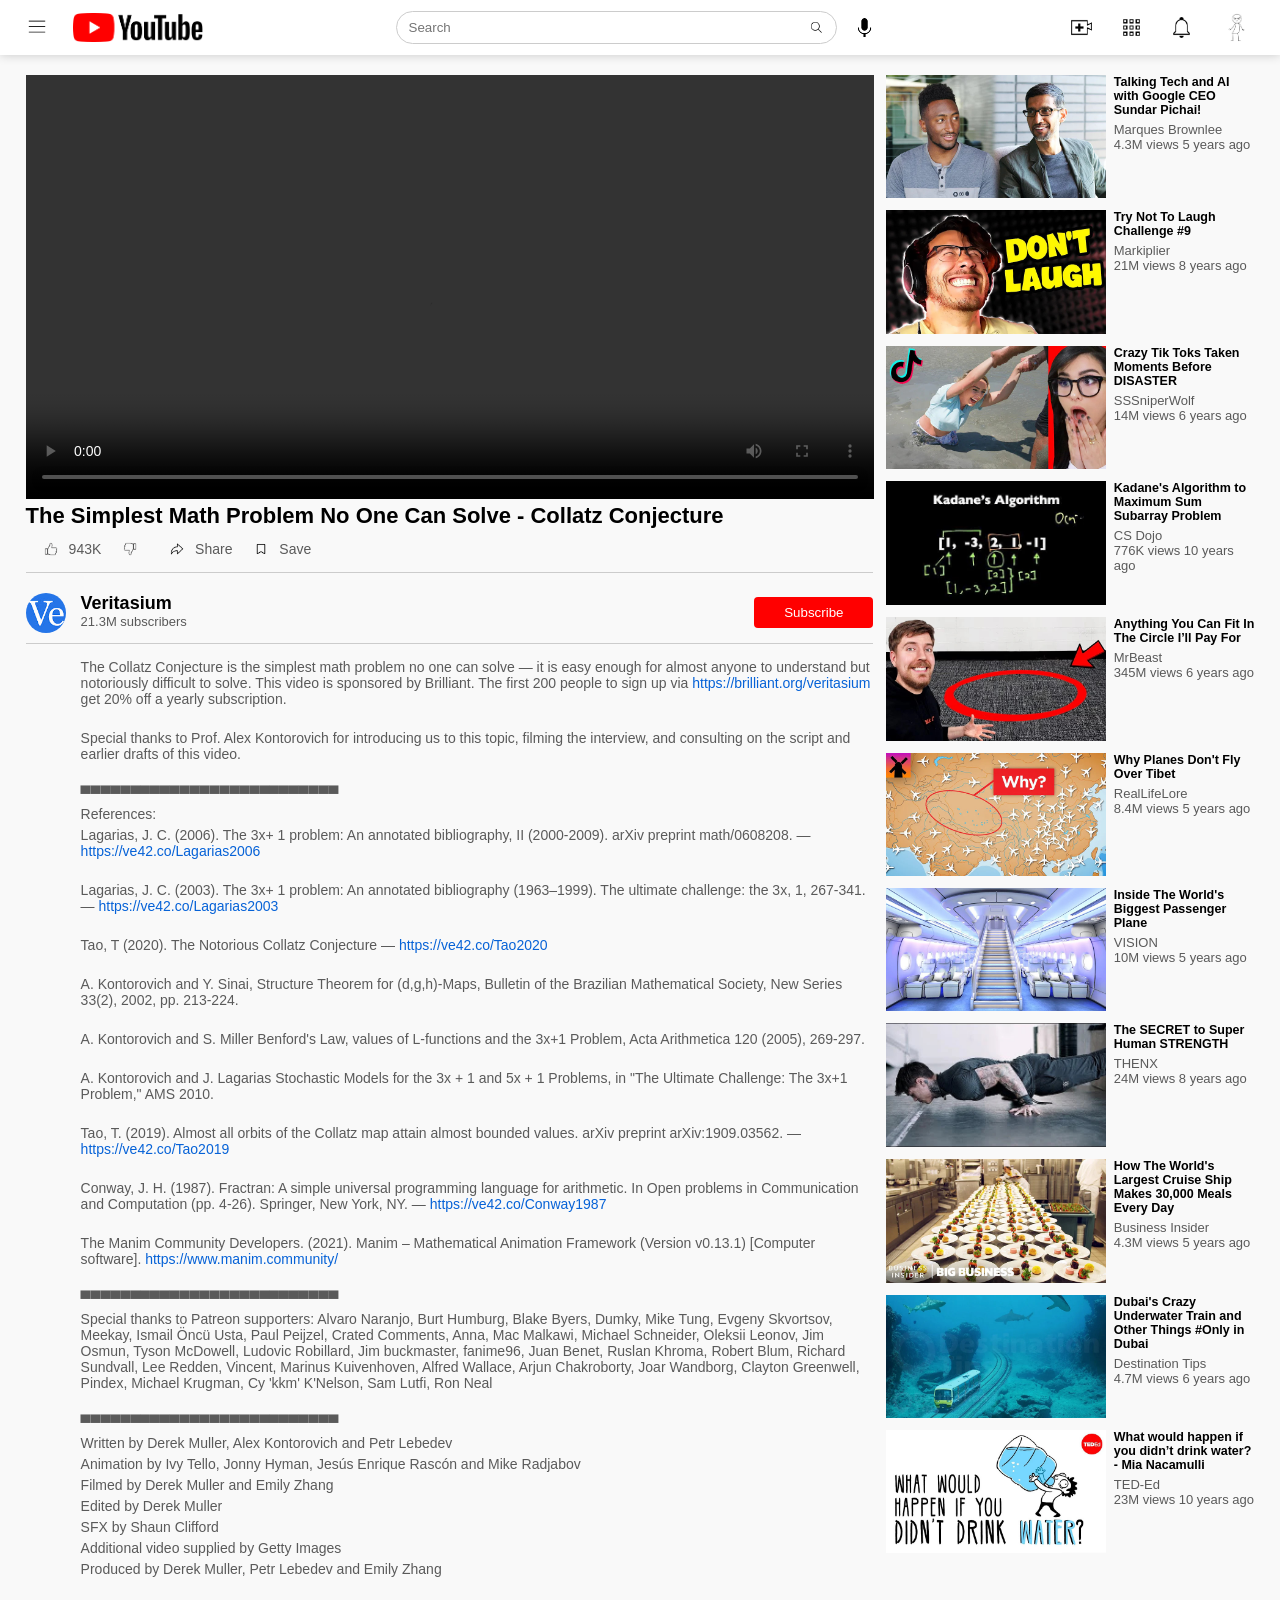
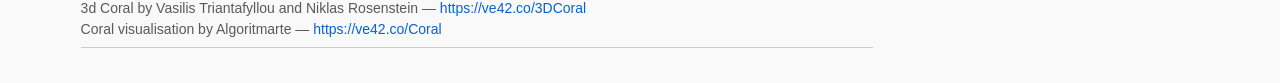
<file: play-video-4.html>
<!DOCTYPE html>
<html lang="en">
<head>
    <meta charset="UTF-8">
    <meta http-equiv="X-UA-Compatible" content="IE=edge">
    <meta name="viewport" content="width=device-width, initial-scale=1.0">
    <link rel="icon" type="image/png" href="favicon/favicon.png">
    <title>The Simplest Math Problem No One Can Solve - Collatz Conjecture</title>
    <link rel="stylesheet" href="style.css">
</head>
<body>
    <nav class="flex-div">
        <div class="nav-left flex-div">
            <img src="images/menu.png" class="menu-icon">
            <img src="images/logo.png" class="logo">
        </div>
        <div class="nav-middle flex-div">
            <div class="search-box flex-div">
                <input type="text" placeholder="Search">
                <img src="images/search.png">
            </div>
            <img src="images/voice-search.png" class="mic-icon">
        </div>
        <div class="nav-right flex-div">
            <img src="images/upload.png">
            <img src="images/more.png">
            <img src="images/notification.png">
            <img src="images/Stickman.png" class="user-icon">
        </div>
    </nav>
    
<div class="container play-container">
    <div class="row">
        <div class="play-video">
            <video controls autoplay>
                <source src="videos/04.mp4" type="video/mp4">
            </video>
            <h3>The Simplest Math Problem No One Can Solve - Collatz Conjecture</h3>
            <div class="play-video-info">
                <div>
                    <a href=""><img src="play-video-graphics/like.png">943K</a>
                    <a href=""><img src="play-video-graphics/dislike.png"></a>
                    <a href=""><img src="play-video-graphics/share.png">Share</a>
                    <a href=""><img src="play-video-graphics/save.png">Save</a>
                </div>
            </div>
            <hr>
            <div class="publisher">
                <img src="channel-profile-pics/channel-4.png">
                <div>
                   <p>Veritasium</p>
                   <span>21.3M subscribers</span> 
                </div>
                <button type="button">Subscribe</button>
            </div>
            <hr>
            <div class="vid-description">
                <p>The Collatz Conjecture is the simplest math problem no one can solve — it is easy enough for almost anyone to understand but notoriously difficult to solve. This video is sponsored by Brilliant. The first 200 people to sign up via <a href="https://brilliant.org/veritasium" target="_blank" rel="noopener noreferrer">https://brilliant.org/veritasium</a> get 20% off a yearly subscription.</p>
                <br>
                <p>Special thanks to Prof. Alex Kontorovich for introducing us to this topic, filming the interview, and consulting on the script and earlier drafts of this video.</p>
                <br>
                <p>▀▀▀▀▀▀▀▀▀▀▀▀▀▀▀▀▀▀▀▀▀▀▀▀▀▀</p>
                <p>References:</p>
                <p>Lagarias, J. C. (2006). The 3x+ 1 problem: An annotated bibliography, II (2000-2009). arXiv preprint math/0608208. — <a href="https://ve42.co/Lagarias2006" target="_blank" rel="noopener noreferrer">https://ve42.co/Lagarias2006</a></p>
                <br>
                <p>Lagarias, J. C. (2003). The 3x+ 1 problem: An annotated bibliography (1963–1999). The ultimate challenge: the 3x, 1, 267-341. — <a href="https://ve42.co/Lagarias2003" target="_blank" rel="noopener noreferrer">https://ve42.co/Lagarias2003</a></p>
                <br>
                <p>Tao, T (2020). The Notorious Collatz Conjecture — <a href="https://ve42.co/Tao2020" target="_blank" rel="noopener noreferrer">https://ve42.co/Tao2020</a></p>
                <br>
                <p>A. Kontorovich and Y. Sinai, Structure Theorem for (d,g,h)-Maps, Bulletin of the Brazilian Mathematical Society, New Series 33(2), 2002, pp. 213-224.</p>
                <br>
                <p>A. Kontorovich and S. Miller Benford's Law, values of L-functions and the 3x+1 Problem, Acta Arithmetica 120 (2005), 269-297.</p>
                <br>
                <p>A. Kontorovich and J. Lagarias Stochastic Models for the 3x + 1 and 5x + 1 Problems, in "The Ultimate Challenge: The 3x+1 Problem," AMS 2010.</p>
                <br>
                <p>Tao, T. (2019). Almost all orbits of the Collatz map attain almost bounded values. arXiv preprint arXiv:1909.03562. — <a href="https://ve42.co/Tao2019" target="_blank" rel="noopener noreferrer">https://ve42.co/Tao2019</a></p>
                <br>
                <p>Conway, J. H. (1987). Fractran: A simple universal programming language for arithmetic. In Open problems in Communication and Computation (pp. 4-26). Springer, New York, NY. — <a href="https://ve42.co/Conway1987" target="_blank" rel="noopener noreferrer">https://ve42.co/Conway1987</a></p>
                <br>
                <p>The Manim Community Developers. (2021). Manim – Mathematical Animation Framework (Version v0.13.1) [Computer software]. <a href="https://www.manim.community/" target="_blank" rel="noopener noreferrer">https://www.manim.community/</a></p>
                <br>
                <p>▀▀▀▀▀▀▀▀▀▀▀▀▀▀▀▀▀▀▀▀▀▀▀▀▀▀</p>
                <p>Special thanks to Patreon supporters: Alvaro Naranjo, Burt Humburg, Blake Byers, Dumky, Mike Tung, Evgeny Skvortsov, Meekay, Ismail Öncü Usta, Paul Peijzel, Crated Comments, Anna, Mac Malkawi, Michael Schneider, Oleksii Leonov, Jim Osmun, Tyson McDowell, Ludovic Robillard, Jim buckmaster, fanime96, Juan Benet, Ruslan Khroma, Robert Blum, Richard Sundvall, Lee Redden, Vincent, Marinus Kuivenhoven, Alfred Wallace, Arjun Chakroborty, Joar Wandborg, Clayton Greenwell, Pindex, Michael Krugman, Cy 'kkm' K'Nelson, Sam Lutfi, Ron Neal</p>
                <br>
                <p>▀▀▀▀▀▀▀▀▀▀▀▀▀▀▀▀▀▀▀▀▀▀▀▀▀▀</p>
                <p>Written by Derek Muller, Alex Kontorovich and Petr Lebedev</p>
                <p>Animation by Ivy Tello, Jonny Hyman, Jesús Enrique Rascón and Mike Radjabov</p>
                <p>Filmed by Derek Muller and Emily Zhang</p>
                <p>Edited by Derek Muller</p>
                <p>SFX by Shaun Clifford</p>
                <p>Additional video supplied by Getty Images</p>
                <p>Produced by Derek Muller, Petr Lebedev and Emily Zhang</p>
                <br>
                <p>3d Coral by Vasilis Triantafyllou and Niklas Rosenstein — <a href="https://ve42.co/3DCoral" target="_blank" rel="noopener noreferrer">https://ve42.co/3DCoral</a></p>
                <p>Coral visualisation by Algoritmarte — <a href="https://ve42.co/Coral" target="_blank" rel="noopener noreferrer">https://ve42.co/Coral</a></p>
                <hr>
            </div>
        




        </div>
        <div class="right-sidebar">
            <div class="side-video-list">
                <a href="play-video-1.html" class="small-thumbnail"><img src="thumbnails/thumbnail-1.png"></a>
                <div class="vid-info">
                    <a href="play-video-1.html">Talking Tech and AI with Google CEO Sundar Pichai!</a>
                    <p>Marques Brownlee</p>
                    <p>4.3M views 5 years ago</p>
                </div>
            </div>
            <div class="side-video-list">
                <a href="play-video-2.html" class="small-thumbnail"><img src="thumbnails/thumbnail-2.png"></a>
                <div class="vid-info">
                    <a href="play-video-2.html">Try Not To Laugh Challenge #9</a>
                    <p>Markiplier</p>
                    <p>21M views 8 years ago</p>
                </div>
            </div>
            <div class="side-video-list">
                <a href="play-video-3.html" class="small-thumbnail"><img src="thumbnails/thumbnail-3.png"></a>
                <div class="vid-info">
                    <a href="play-video-3.html">Crazy Tik Toks Taken Moments Before DISASTER</a>
                    <p>SSSniperWolf</p>
                    <p>14M views 6 years ago</p>
                </div>
            </div>
            
            <div class="side-video-list">
                <a href="play-video-5.html" class="small-thumbnail"><img src="thumbnails/thumbnail-5.png"></a>
                <div class="vid-info">
                    <a href="play-video-5.html">Kadane's Algorithm to Maximum Sum Subarray Problem</a>
                    <p>CS Dojo</p>
                    <p>776K views 10 years ago</p>
                </div>
            </div>
            <div class="side-video-list">
                <a href="play-video-6.html" class="small-thumbnail"><img src="thumbnails/thumbnail-6.png"></a>
                <div class="vid-info">
                    <a href="play-video-6.html">Anything You Can Fit In The Circle I’ll Pay For</a>
                    <p>MrBeast</p>
                    <p>345M views 6 years ago</p>
                </div>
            </div>
            <div class="side-video-list">
                <a href="play-video-7.html" class="small-thumbnail"><img src="thumbnails/thumbnail-7.png"></a>
                <div class="vid-info">
                    <a href="play-video-7.html">Why Planes Don't Fly Over Tibet</a>
                    <p>RealLifeLore</p>
                    <p>8.4M views 5 years ago</p>
                </div>
            </div>
            <div class="side-video-list">
                <a href="play-video-8.html" class="small-thumbnail"><img src="thumbnails/thumbnail-8.png"></a>
                <div class="vid-info">
                    <a href="play-video-8.html">Inside The World's Biggest Passenger Plane</a>
                    <p>VISION</p>
                    <p>10M views 5 years ago</p>
                </div>
            </div>
            <div class="side-video-list">
                <a href="play-video-9.html" class="small-thumbnail"><img src="thumbnails/thumbnail-9.png"></a>
                <div class="vid-info">
                    <a href="play-video-9.html">The SECRET to Super Human STRENGTH</a>
                    <p>THENX</p>
                    <p>24M views 8 years ago</p>
                </div>
            </div>
            <div class="side-video-list">
                <a href="play-video-10.html" class="small-thumbnail"><img src="thumbnails/thumbnail-10.png"></a>
                <div class="vid-info">
                    <a href="play-video-10.html">How The World's Largest Cruise Ship Makes 30,000 Meals Every Day</a>
                    <p>Business Insider</p>
                    <p>4.3M views 5 years ago</p>
                </div>
            </div>
            <div class="side-video-list">
                <a href="play-video-11.html" class="small-thumbnail"><img src="thumbnails/thumbnail-11.png"></a>
                <div class="vid-info">
                    <a href="play-video-11.html">Dubai's Crazy Underwater Train and Other Things #Only in Dubai</a>
                    <p>Destination Tips</p>
                    <p>4.7M views 6 years ago</p>
                </div>
            </div>
            <div class="side-video-list">
                <a href="play-video-12.html" class="small-thumbnail"><img src="thumbnails/thumbnail-12.png"></a>
                <div class="vid-info">
                    <a href="play-video-12.html">What would happen if you didn’t drink water? - Mia Nacamulli</a>
                    <p>TED-Ed</p>
                    <p>23M views 10 years ago</p>
                </div>
            </div>


        </div>
    </div>
</div>




</body>
</html>
</file>
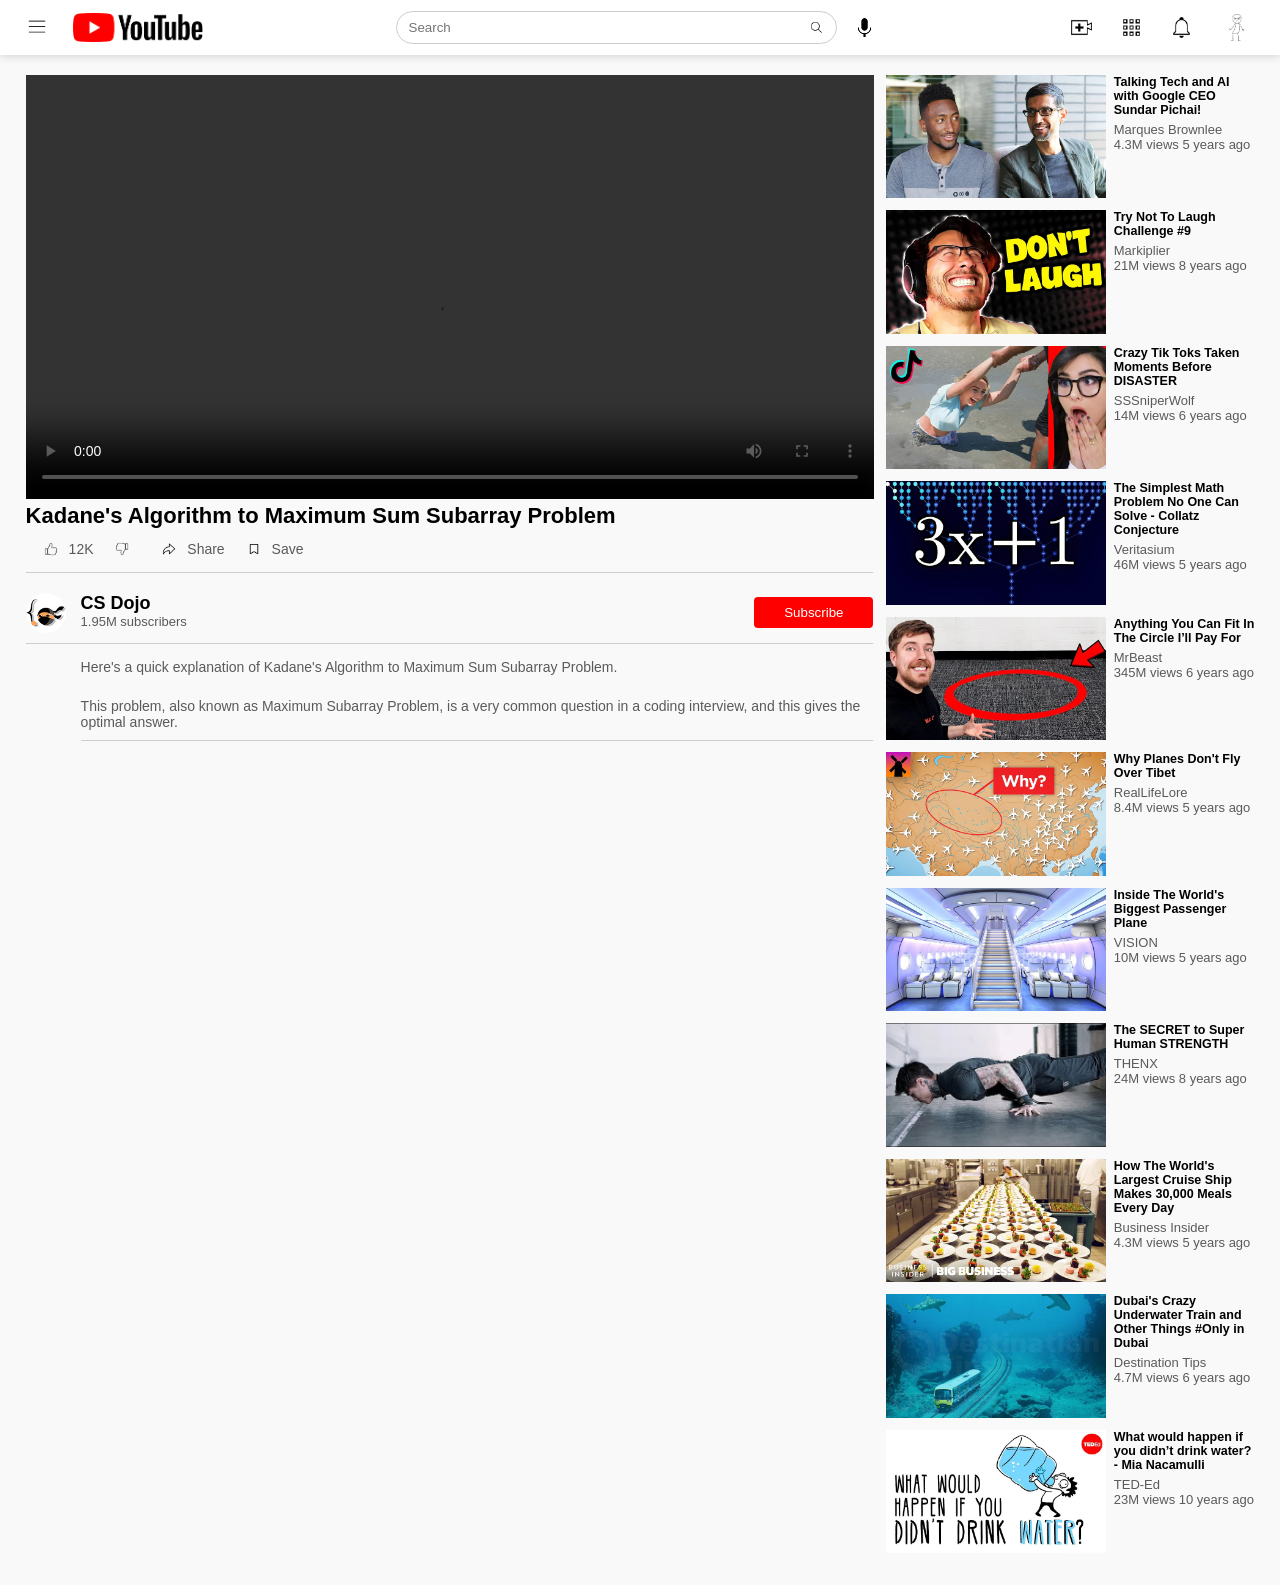
<file: play-video-5.html>
<!DOCTYPE html>
<html lang="en">
<head>
    <meta charset="UTF-8">
    <meta http-equiv="X-UA-Compatible" content="IE=edge">
    <meta name="viewport" content="width=device-width, initial-scale=1.0">
    <link rel="icon" type="image/png" href="favicon/favicon.png">
    <title>Kadane's Algorithm to Maximum Sum Subarray Problem</title>
    <link rel="stylesheet" href="style.css">
</head>
<body>
    <nav class="flex-div">
        <div class="nav-left flex-div">
            <img src="images/menu.png" class="menu-icon">
            <img src="images/logo.png" class="logo">
        </div>
        <div class="nav-middle flex-div">
            <div class="search-box flex-div">
                <input type="text" placeholder="Search">
                <img src="images/search.png">
            </div>
            <img src="images/voice-search.png" class="mic-icon">
        </div>
        <div class="nav-right flex-div">
            <img src="images/upload.png">
            <img src="images/more.png">
            <img src="images/notification.png">
            <img src="images/Stickman.png" class="user-icon">
        </div>
    </nav>
    
<div class="container play-container">
    <div class="row">
        <div class="play-video">
            <video controls autoplay>
                <source src="videos/05.mp4" type="video/mp4">
            </video>
            <h3>Kadane's Algorithm to Maximum Sum Subarray Problem</h3>
            <div class="play-video-info">
                <div>
                    <a href=""><img src="play-video-graphics/like.png">12K</a>
                    <a href=""><img src="play-video-graphics/dislike.png"></a>
                    <a href=""><img src="play-video-graphics/share.png">Share</a>
                    <a href=""><img src="play-video-graphics/save.png">Save</a>
                </div>
            </div>
            <hr>
            <div class="publisher">
                <img src="channel-profile-pics/channel-5.png">
                <div>
                   <p>CS Dojo</p>
                   <span>1.95M subscribers</span> 
                </div>
                <button type="button">Subscribe</button>
            </div>
            <hr>
            <div class="vid-description">
                <p>Here's a quick explanation of Kadane's Algorithm to Maximum Sum Subarray Problem.</p>
                <br>
                <p>This problem, also known as Maximum Subarray Problem, is a very common question in a coding interview, and this gives the optimal answer.</p>
                <hr>
            </div>
        




        </div>
        <div class="right-sidebar">
            <div class="side-video-list">
                <a href="play-video-1.html" class="small-thumbnail"><img src="thumbnails/thumbnail-1.png"></a>
                <div class="vid-info">
                    <a href="play-video-1.html">Talking Tech and AI with Google CEO Sundar Pichai!</a>
                    <p>Marques Brownlee</p>
                    <p>4.3M views 5 years ago</p>
                </div>
            </div>
            <div class="side-video-list">
                <a href="play-video-2.html" class="small-thumbnail"><img src="thumbnails/thumbnail-2.png"></a>
                <div class="vid-info">
                    <a href="play-video-2.html">Try Not To Laugh Challenge #9</a>
                    <p>Markiplier</p>
                    <p>21M views 8 years ago</p>
                </div>
            </div>
            <div class="side-video-list">
                <a href="play-video-3.html" class="small-thumbnail"><img src="thumbnails/thumbnail-3.png"></a>
                <div class="vid-info">
                    <a href="play-video-3.html">Crazy Tik Toks Taken Moments Before DISASTER</a>
                    <p>SSSniperWolf</p>
                    <p>14M views 6 years ago</p>
                </div>
            </div>
            <div class="side-video-list">
                <a href="play-video-4.html" class="small-thumbnail"><img src="thumbnails/thumbnail-4.png"></a>
                <div class="vid-info">
                    <a href="play-video-4.html">The Simplest Math Problem No One Can Solve - Collatz Conjecture</a>
                    <p>Veritasium</p>
                    <p>46M views 5 years ago</p>
                </div>
            </div>
            <div class="side-video-list">
                <a href="play-video-6.html" class="small-thumbnail"><img src="thumbnails/thumbnail-6.png"></a>
                <div class="vid-info">
                    <a href="play-video-6.html">Anything You Can Fit In The Circle I’ll Pay For</a>
                    <p>MrBeast</p>
                    <p>345M views 6 years ago</p>
                </div>
            </div>
            <div class="side-video-list">
                <a href="play-video-7.html" class="small-thumbnail"><img src="thumbnails/thumbnail-7.png"></a>
                <div class="vid-info">
                    <a href="play-video-7.html">Why Planes Don't Fly Over Tibet</a>
                    <p>RealLifeLore</p>
                    <p>8.4M views 5 years ago</p>
                </div>
            </div>
            <div class="side-video-list">
                <a href="play-video-8.html" class="small-thumbnail"><img src="thumbnails/thumbnail-8.png"></a>
                <div class="vid-info">
                    <a href="play-video-8.html">Inside The World's Biggest Passenger Plane</a>
                    <p>VISION</p>
                    <p>10M views 5 years ago</p>
                </div>
            </div>
            <div class="side-video-list">
                <a href="play-video-9.html" class="small-thumbnail"><img src="thumbnails/thumbnail-9.png"></a>
                <div class="vid-info">
                    <a href="play-video-9.html">The SECRET to Super Human STRENGTH</a>
                    <p>THENX</p>
                    <p>24M views 8 years ago</p>
                </div>
            </div>
            <div class="side-video-list">
                <a href="play-video-10.html" class="small-thumbnail"><img src="thumbnails/thumbnail-10.png"></a>
                <div class="vid-info">
                    <a href="play-video-10.html">How The World's Largest Cruise Ship Makes 30,000 Meals Every Day</a>
                    <p>Business Insider</p>
                    <p>4.3M views 5 years ago</p>
                </div>
            </div>
            <div class="side-video-list">
                <a href="play-video-11.html" class="small-thumbnail"><img src="thumbnails/thumbnail-11.png"></a>
                <div class="vid-info">
                    <a href="play-video-11.html">Dubai's Crazy Underwater Train and Other Things #Only in Dubai</a>
                    <p>Destination Tips</p>
                    <p>4.7M views 6 years ago</p>
                </div>
            </div>
            <div class="side-video-list">
                <a href="play-video-12.html" class="small-thumbnail"><img src="thumbnails/thumbnail-12.png"></a>
                <div class="vid-info">
                    <a href="play-video-12.html">What would happen if you didn’t drink water? - Mia Nacamulli</a>
                    <p>TED-Ed</p>
                    <p>23M views 10 years ago</p>
                </div>
            </div>


        </div>
    </div>
</div>




</body>
</html>
</file>
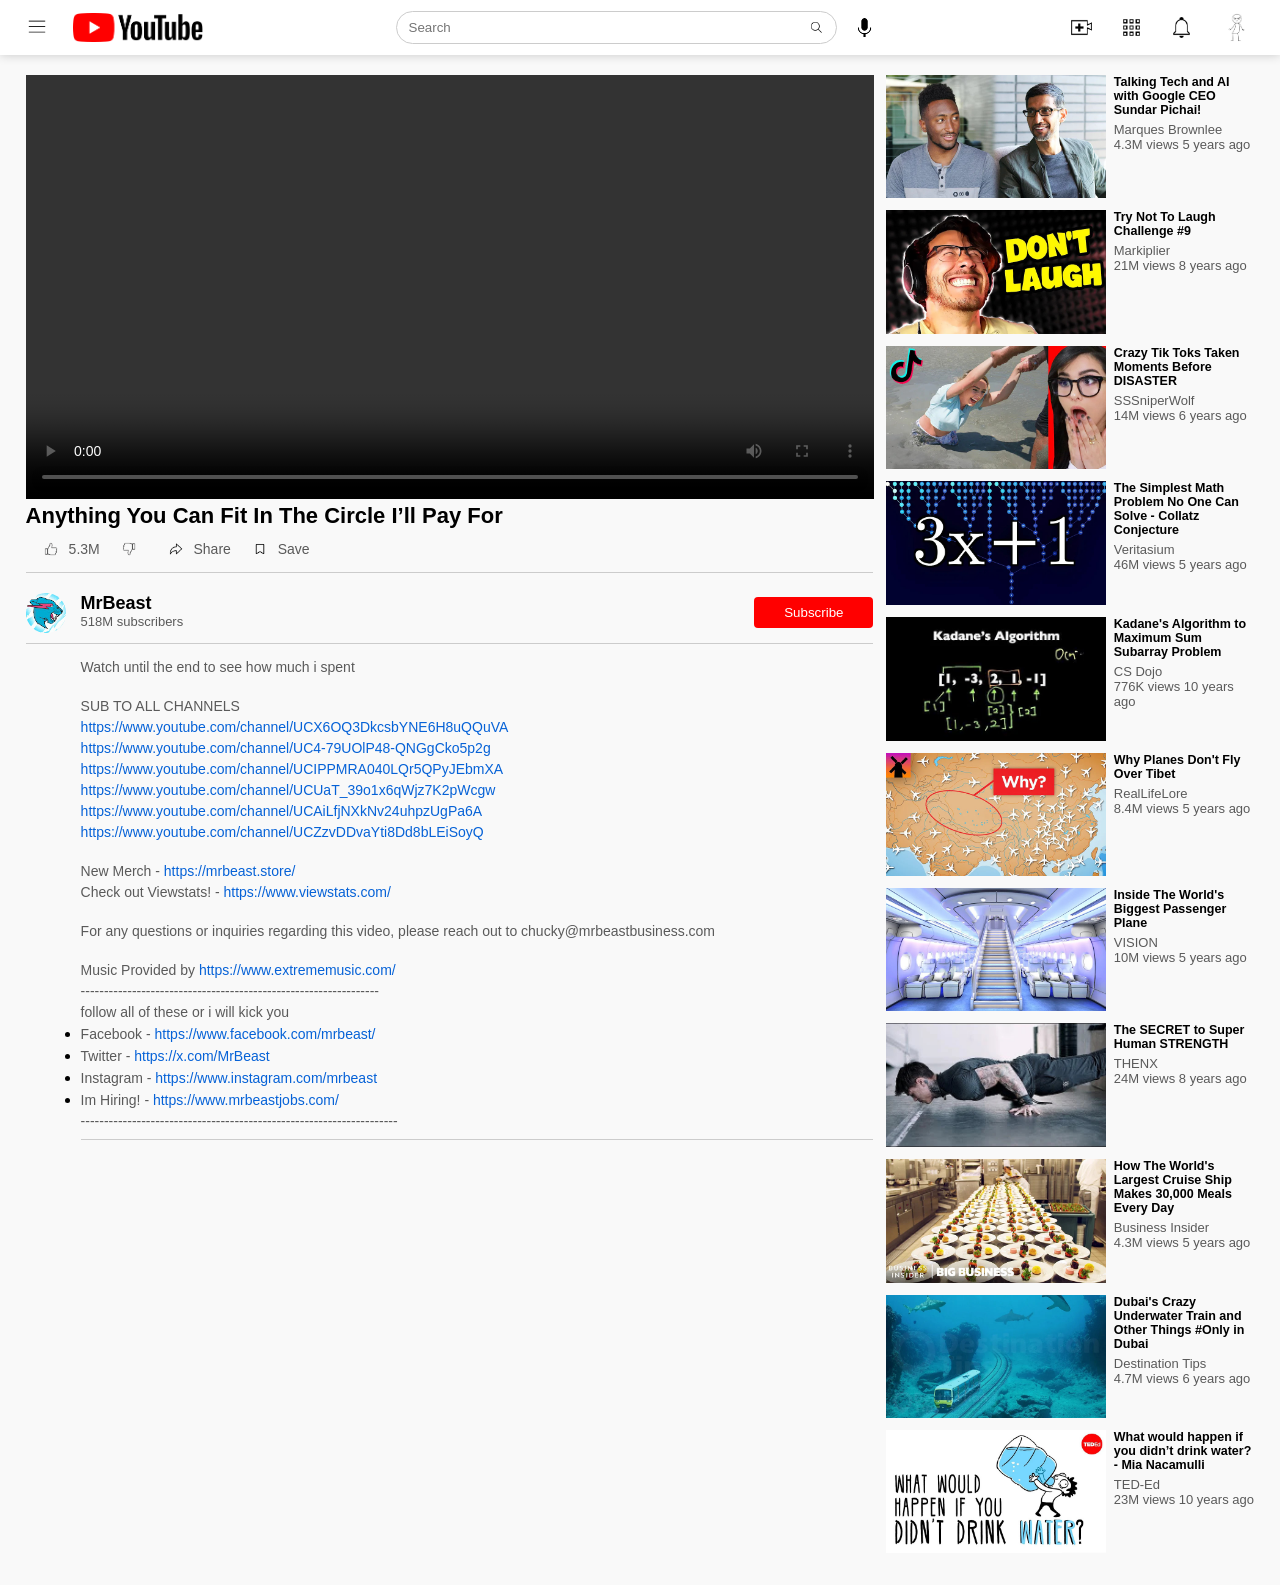
<file: play-video-6.html>
<!DOCTYPE html>
<html lang="en">
<head>
    <meta charset="UTF-8">
    <meta http-equiv="X-UA-Compatible" content="IE=edge">
    <meta name="viewport" content="width=device-width, initial-scale=1.0">
    <link rel="icon" type="image/png" href="favicon/favicon.png">
    <title>Anything You Can Fit In The Circle I’ll Pay For</title>
    <link rel="stylesheet" href="style.css">
</head>
<body>
    <nav class="flex-div">
        <div class="nav-left flex-div">
            <img src="images/menu.png" class="menu-icon">
            <img src="images/logo.png" class="logo">
        </div>
        <div class="nav-middle flex-div">
            <div class="search-box flex-div">
                <input type="text" placeholder="Search">
                <img src="images/search.png">
            </div>
            <img src="images/voice-search.png" class="mic-icon">
        </div>
        <div class="nav-right flex-div">
            <img src="images/upload.png">
            <img src="images/more.png">
            <img src="images/notification.png">
            <img src="images/Stickman.png" class="user-icon">
        </div>
    </nav>
    
<div class="container play-container">
    <div class="row">
        <div class="play-video">
            <video controls autoplay>
                <source src="videos/06.mp4" type="video/mp4">
            </video>
            <h3>Anything You Can Fit In The Circle I’ll Pay For</h3>
            <div class="play-video-info">
                <div>
                    <a href=""><img src="play-video-graphics/like.png">5.3M</a>
                    <a href=""><img src="play-video-graphics/dislike.png"></a>
                    <a href=""><img src="play-video-graphics/share.png">Share</a>
                    <a href=""><img src="play-video-graphics/save.png">Save</a>
                </div>
            </div>
            <hr>
            <div class="publisher">
                <img src="channel-profile-pics/channel-6.png">
                <div>
                   <p>MrBeast</p>
                   <span>518M subscribers</span> 
                </div>
                <button type="button">Subscribe</button>
            </div>
            <hr>
            <div class="vid-description">
                <p>Watch until the end to see how much i spent</p>
                <br>
                <p>SUB TO ALL CHANNELS</p>
                <p><a href="https://www.youtube.com/channel/UCX6OQ3DkcsbYNE6H8uQQuVA" target="_blank" rel="noopener noreferrer">https://www.youtube.com/channel/UCX6OQ3DkcsbYNE6H8uQQuVA</a></p>
                <p><a href="https://www.youtube.com/channel/UC4-79UOlP48-QNGgCko5p2g" target="_blank" rel="noopener noreferrer">https://www.youtube.com/channel/UC4-79UOlP48-QNGgCko5p2g</a></p>
                <p><a href="https://www.youtube.com/channel/UCIPPMRA040LQr5QPyJEbmXA" target="_blank" rel="noopener noreferrer">https://www.youtube.com/channel/UCIPPMRA040LQr5QPyJEbmXA</a></p>
                <p><a href="https://www.youtube.com/channel/UCUaT_39o1x6qWjz7K2pWcgw" target="_blank" rel="noopener noreferrer">https://www.youtube.com/channel/UCUaT_39o1x6qWjz7K2pWcgw</a></p>
                <p><a href="https://www.youtube.com/channel/UCAiLfjNXkNv24uhpzUgPa6A" target="_blank" rel="noopener noreferrer">https://www.youtube.com/channel/UCAiLfjNXkNv24uhpzUgPa6A</a></p>
                <p><a href="https://www.youtube.com/channel/UCZzvDDvaYti8Dd8bLEiSoyQ" target="_blank" rel="noopener noreferrer">https://www.youtube.com/channel/UCZzvDDvaYti8Dd8bLEiSoyQ</a></p>
                <br>
                <p>New Merch - <a href="https://mrbeast.store/" target="_blank" rel="noopener noreferrer">https://mrbeast.store/</a></p>
                <p>Check out Viewstats! - <a href="https://www.viewstats.com/" target="_blank" rel="noopener noreferrer">https://www.viewstats.com/</a></p>
                <br>
                <p>For any questions or inquiries regarding this video, please reach out to chucky@mrbeastbusiness.com</p>
                <br>
                <p>Music Provided by <a href="https://www.extrememusic.com/" target="_blank" rel="noopener noreferrer">https://www.extrememusic.com/</a></p>
                <p>----------------------------------------------------------------</p>
                <p>follow all of these or i will kick you</p>

                <ul>
                    <li>
                        <p>Facebook - <a href="https://www.facebook.com/mrbeast/" target="_blank" rel="noopener noreferrer">https://www.facebook.com/mrbeast/</a></p>
                    </li>
                    <li>
                        <p>Twitter - <a href="https://x.com/MrBeast" target="_blank" rel="noopener noreferrer">https://x.com/MrBeast</a></p>
                    </li>
                    <li>
                        <p>Instagram - <a href="https://www.instagram.com/mrbeast" target="_blank" rel="noopener noreferrer">https://www.instagram.com/mrbeast</a></p>
                    </li>
                    <li>
                        <p>Im Hiring! - <a href="https://www.mrbeastjobs.com/" target="_blank" rel="noopener noreferrer">https://www.mrbeastjobs.com/</a></p>
                    </li>
                </ul>
                <p>--------------------------------------------------------------------</p>
                <hr>
            </div>
        




        </div>
        <div class="right-sidebar">
            <div class="side-video-list">
                <a href="play-video-1.html" class="small-thumbnail"><img src="thumbnails/thumbnail-1.png"></a>
                <div class="vid-info">
                    <a href="play-video-1.html">Talking Tech and AI with Google CEO Sundar Pichai!</a>
                    <p>Marques Brownlee</p>
                    <p>4.3M views 5 years ago</p>
                </div>
            </div>
            <div class="side-video-list">
                <a href="play-video-2.html" class="small-thumbnail"><img src="thumbnails/thumbnail-2.png"></a>
                <div class="vid-info">
                    <a href="play-video-2.html">Try Not To Laugh Challenge #9</a>
                    <p>Markiplier</p>
                    <p>21M views 8 years ago</p>
                </div>
            </div>
            <div class="side-video-list">
                <a href="play-video-3.html" class="small-thumbnail"><img src="thumbnails/thumbnail-3.png"></a>
                <div class="vid-info">
                    <a href="play-video-3.html">Crazy Tik Toks Taken Moments Before DISASTER</a>
                    <p>SSSniperWolf</p>
                    <p>14M views 6 years ago</p>
                </div>
            </div>
            <div class="side-video-list">
                <a href="play-video-4.html" class="small-thumbnail"><img src="thumbnails/thumbnail-4.png"></a>
                <div class="vid-info">
                    <a href="play-video-4.html">The Simplest Math Problem No One Can Solve - Collatz Conjecture</a>
                    <p>Veritasium</p>
                    <p>46M views 5 years ago</p>
                </div>
            </div>
            <div class="side-video-list">
                <a href="play-video-5.html" class="small-thumbnail"><img src="thumbnails/thumbnail-5.png"></a>
                <div class="vid-info">
                    <a href="play-video-5.html">Kadane's Algorithm to Maximum Sum Subarray Problem</a>
                    <p>CS Dojo</p>
                    <p>776K views 10 years ago</p>
                </div>
            </div>
            
            <div class="side-video-list">
                <a href="play-video-7.html" class="small-thumbnail"><img src="thumbnails/thumbnail-7.png"></a>
                <div class="vid-info">
                    <a href="play-video-7.html">Why Planes Don't Fly Over Tibet</a>
                    <p>RealLifeLore</p>
                    <p>8.4M views 5 years ago</p>
                </div>
            </div>
            <div class="side-video-list">
                <a href="play-video-8.html" class="small-thumbnail"><img src="thumbnails/thumbnail-8.png"></a>
                <div class="vid-info">
                    <a href="play-video-8.html">Inside The World's Biggest Passenger Plane</a>
                    <p>VISION</p>
                    <p>10M views 5 years ago</p>
                </div>
            </div>
            <div class="side-video-list">
                <a href="play-video-9.html" class="small-thumbnail"><img src="thumbnails/thumbnail-9.png"></a>
                <div class="vid-info">
                    <a href="play-video-9.html">The SECRET to Super Human STRENGTH</a>
                    <p>THENX</p>
                    <p>24M views 8 years ago</p>
                </div>
            </div>
            <div class="side-video-list">
                <a href="play-video-10.html" class="small-thumbnail"><img src="thumbnails/thumbnail-10.png"></a>
                <div class="vid-info">
                    <a href="play-video-10.html">How The World's Largest Cruise Ship Makes 30,000 Meals Every Day</a>
                    <p>Business Insider</p>
                    <p>4.3M views 5 years ago</p>
                </div>
            </div>
            <div class="side-video-list">
                <a href="play-video-11.html" class="small-thumbnail"><img src="thumbnails/thumbnail-11.png"></a>
                <div class="vid-info">
                    <a href="play-video-11.html">Dubai's Crazy Underwater Train and Other Things #Only in Dubai</a>
                    <p>Destination Tips</p>
                    <p>4.7M views 6 years ago</p>
                </div>
            </div>
            <div class="side-video-list">
                <a href="play-video-12.html" class="small-thumbnail"><img src="thumbnails/thumbnail-12.png"></a>
                <div class="vid-info">
                    <a href="play-video-12.html">What would happen if you didn’t drink water? - Mia Nacamulli</a>
                    <p>TED-Ed</p>
                    <p>23M views 10 years ago</p>
                </div>
            </div>


        </div>
    </div>
</div>




</body>
</html>
</file>
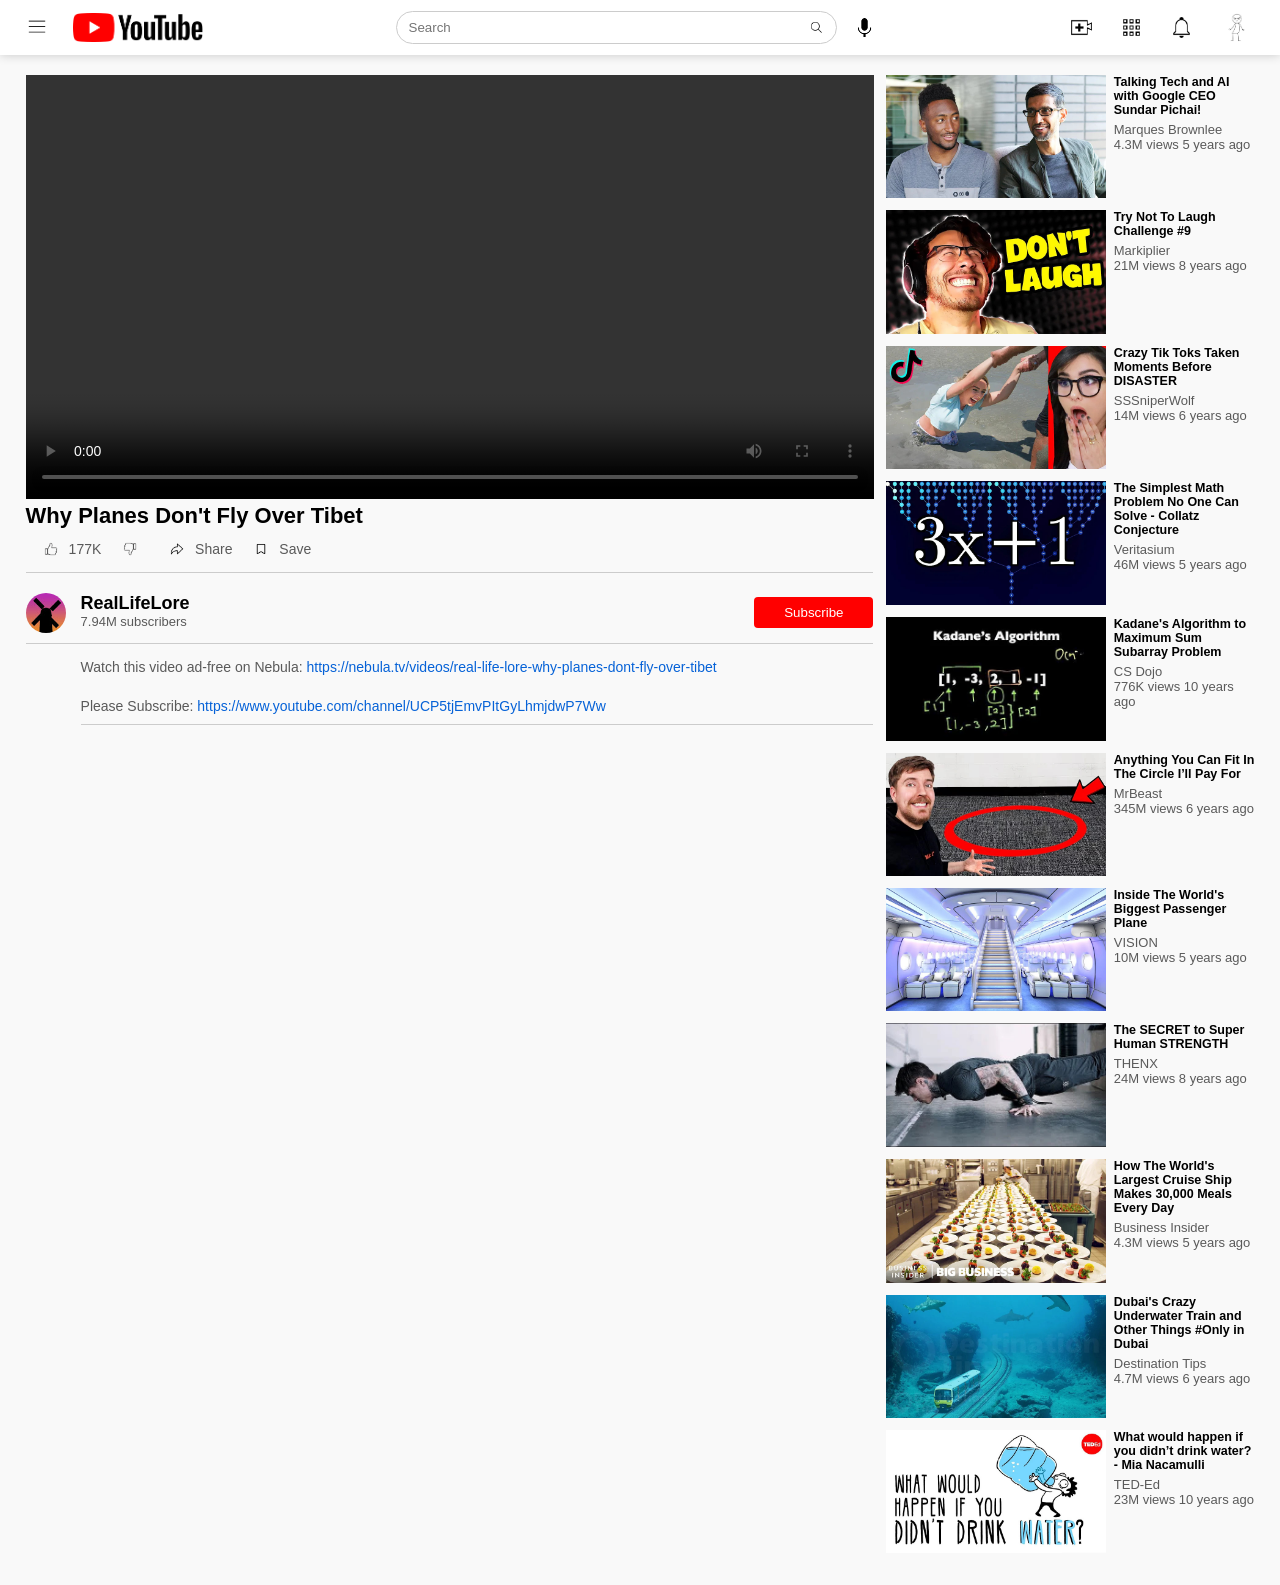
<file: play-video-7.html>
<!DOCTYPE html>
<html lang="en">
<head>
    <meta charset="UTF-8">
    <meta http-equiv="X-UA-Compatible" content="IE=edge">
    <meta name="viewport" content="width=device-width, initial-scale=1.0">
    <link rel="icon" type="image/png" href="favicon/favicon.png">
    <title>Why Planes Don't Fly Over Tibet</title>
    <link rel="stylesheet" href="style.css">
</head>
<body>
    <nav class="flex-div">
        <div class="nav-left flex-div">
            <img src="images/menu.png" class="menu-icon">
            <img src="images/logo.png" class="logo">
        </div>
        <div class="nav-middle flex-div">
            <div class="search-box flex-div">
                <input type="text" placeholder="Search">
                <img src="images/search.png">
            </div>
            <img src="images/voice-search.png" class="mic-icon">
        </div>
        <div class="nav-right flex-div">
            <img src="images/upload.png">
            <img src="images/more.png">
            <img src="images/notification.png">
            <img src="images/Stickman.png" class="user-icon">
        </div>
    </nav>
    
<div class="container play-container">
    <div class="row">
        <div class="play-video">
            <video controls autoplay>
                <source src="videos/07.mp4" type="video/mp4">
            </video>
            <h3>Why Planes Don't Fly Over Tibet</h3>
            <div class="play-video-info">
                <div>
                    <a href=""><img src="play-video-graphics/like.png">177K</a>
                    <a href=""><img src="play-video-graphics/dislike.png"></a>
                    <a href=""><img src="play-video-graphics/share.png">Share</a>
                    <a href=""><img src="play-video-graphics/save.png">Save</a>
                </div>
            </div>
            <hr>
            <div class="publisher">
                <img src="channel-profile-pics/channel-7.png">
                <div>
                   <p>RealLifeLore</p>
                   <span>7.94M subscribers</span> 
                </div>
                <button type="button">Subscribe</button>
            </div>
            <hr>
            <div class="vid-description">
                <p>Watch this video ad-free on Nebula: <a href="https://nebula.tv/videos/real-life-lore-why-planes-dont-fly-over-tibet" target="_blank" rel="noopener noreferrer">https://nebula.tv/videos/real-life-lore-why-planes-dont-fly-over-tibet</a></p>
                <br>
                <p>Please Subscribe: <a href="https://www.youtube.com/channel/UCP5tjEmvPItGyLhmjdwP7Ww" target="_blank" rel="noopener noreferrer">https://www.youtube.com/channel/UCP5tjEmvPItGyLhmjdwP7Ww</a></p>
                <hr>
            </div>
        




        </div>
        <div class="right-sidebar">
            <div class="side-video-list">
                <a href="play-video-1.html" class="small-thumbnail"><img src="thumbnails/thumbnail-1.png"></a>
                <div class="vid-info">
                    <a href="play-video-1.html">Talking Tech and AI with Google CEO Sundar Pichai!</a>
                    <p>Marques Brownlee</p>
                    <p>4.3M views 5 years ago</p>
                </div>
            </div>
            <div class="side-video-list">
                <a href="play-video-2.html" class="small-thumbnail"><img src="thumbnails/thumbnail-2.png"></a>
                <div class="vid-info">
                    <a href="play-video-2.html">Try Not To Laugh Challenge #9</a>
                    <p>Markiplier</p>
                    <p>21M views 8 years ago</p>
                </div>
            </div>
            <div class="side-video-list">
                <a href="play-video-3.html" class="small-thumbnail"><img src="thumbnails/thumbnail-3.png"></a>
                <div class="vid-info">
                    <a href="play-video-3.html">Crazy Tik Toks Taken Moments Before DISASTER</a>
                    <p>SSSniperWolf</p>
                    <p>14M views 6 years ago</p>
                </div>
            </div>
            <div class="side-video-list">
                <a href="play-video-4.html" class="small-thumbnail"><img src="thumbnails/thumbnail-4.png"></a>
                <div class="vid-info">
                    <a href="play-video-4.html">The Simplest Math Problem No One Can Solve - Collatz Conjecture</a>
                    <p>Veritasium</p>
                    <p>46M views 5 years ago</p>
                </div>
            </div>
            <div class="side-video-list">
                <a href="play-video-5.html" class="small-thumbnail"><img src="thumbnails/thumbnail-5.png"></a>
                <div class="vid-info">
                    <a href="play-video-5.html">Kadane's Algorithm to Maximum Sum Subarray Problem</a>
                    <p>CS Dojo</p>
                    <p>776K views 10 years ago</p>
                </div>
            </div>
            <div class="side-video-list">
                <a href="play-video-6.html" class="small-thumbnail"><img src="thumbnails/thumbnail-6.png"></a>
                <div class="vid-info">
                    <a href="play-video-6.html">Anything You Can Fit In The Circle I’ll Pay For</a>
                    <p>MrBeast</p>
                    <p>345M views 6 years ago</p>
                </div>
            </div>
            
            <div class="side-video-list">
                <a href="play-video-8.html" class="small-thumbnail"><img src="thumbnails/thumbnail-8.png"></a>
                <div class="vid-info">
                    <a href="play-video-8.html">Inside The World's Biggest Passenger Plane</a>
                    <p>VISION</p>
                    <p>10M views 5 years ago</p>
                </div>
            </div>
            <div class="side-video-list">
                <a href="play-video-9.html" class="small-thumbnail"><img src="thumbnails/thumbnail-9.png"></a>
                <div class="vid-info">
                    <a href="play-video-9.html">The SECRET to Super Human STRENGTH</a>
                    <p>THENX</p>
                    <p>24M views 8 years ago</p>
                </div>
            </div>
            <div class="side-video-list">
                <a href="play-video-10.html" class="small-thumbnail"><img src="thumbnails/thumbnail-10.png"></a>
                <div class="vid-info">
                    <a href="play-video-10.html">How The World's Largest Cruise Ship Makes 30,000 Meals Every Day</a>
                    <p>Business Insider</p>
                    <p>4.3M views 5 years ago</p>
                </div>
            </div>
            <div class="side-video-list">
                <a href="play-video-11.html" class="small-thumbnail"><img src="thumbnails/thumbnail-11.png"></a>
                <div class="vid-info">
                    <a href="play-video-11.html">Dubai's Crazy Underwater Train and Other Things #Only in Dubai</a>
                    <p>Destination Tips</p>
                    <p>4.7M views 6 years ago</p>
                </div>
            </div>
            <div class="side-video-list">
                <a href="play-video-12.html" class="small-thumbnail"><img src="thumbnails/thumbnail-12.png"></a>
                <div class="vid-info">
                    <a href="play-video-12.html">What would happen if you didn’t drink water? - Mia Nacamulli</a>
                    <p>TED-Ed</p>
                    <p>23M views 10 years ago</p>
                </div>
            </div>


        </div>
    </div>
</div>




</body>
</html>
</file>
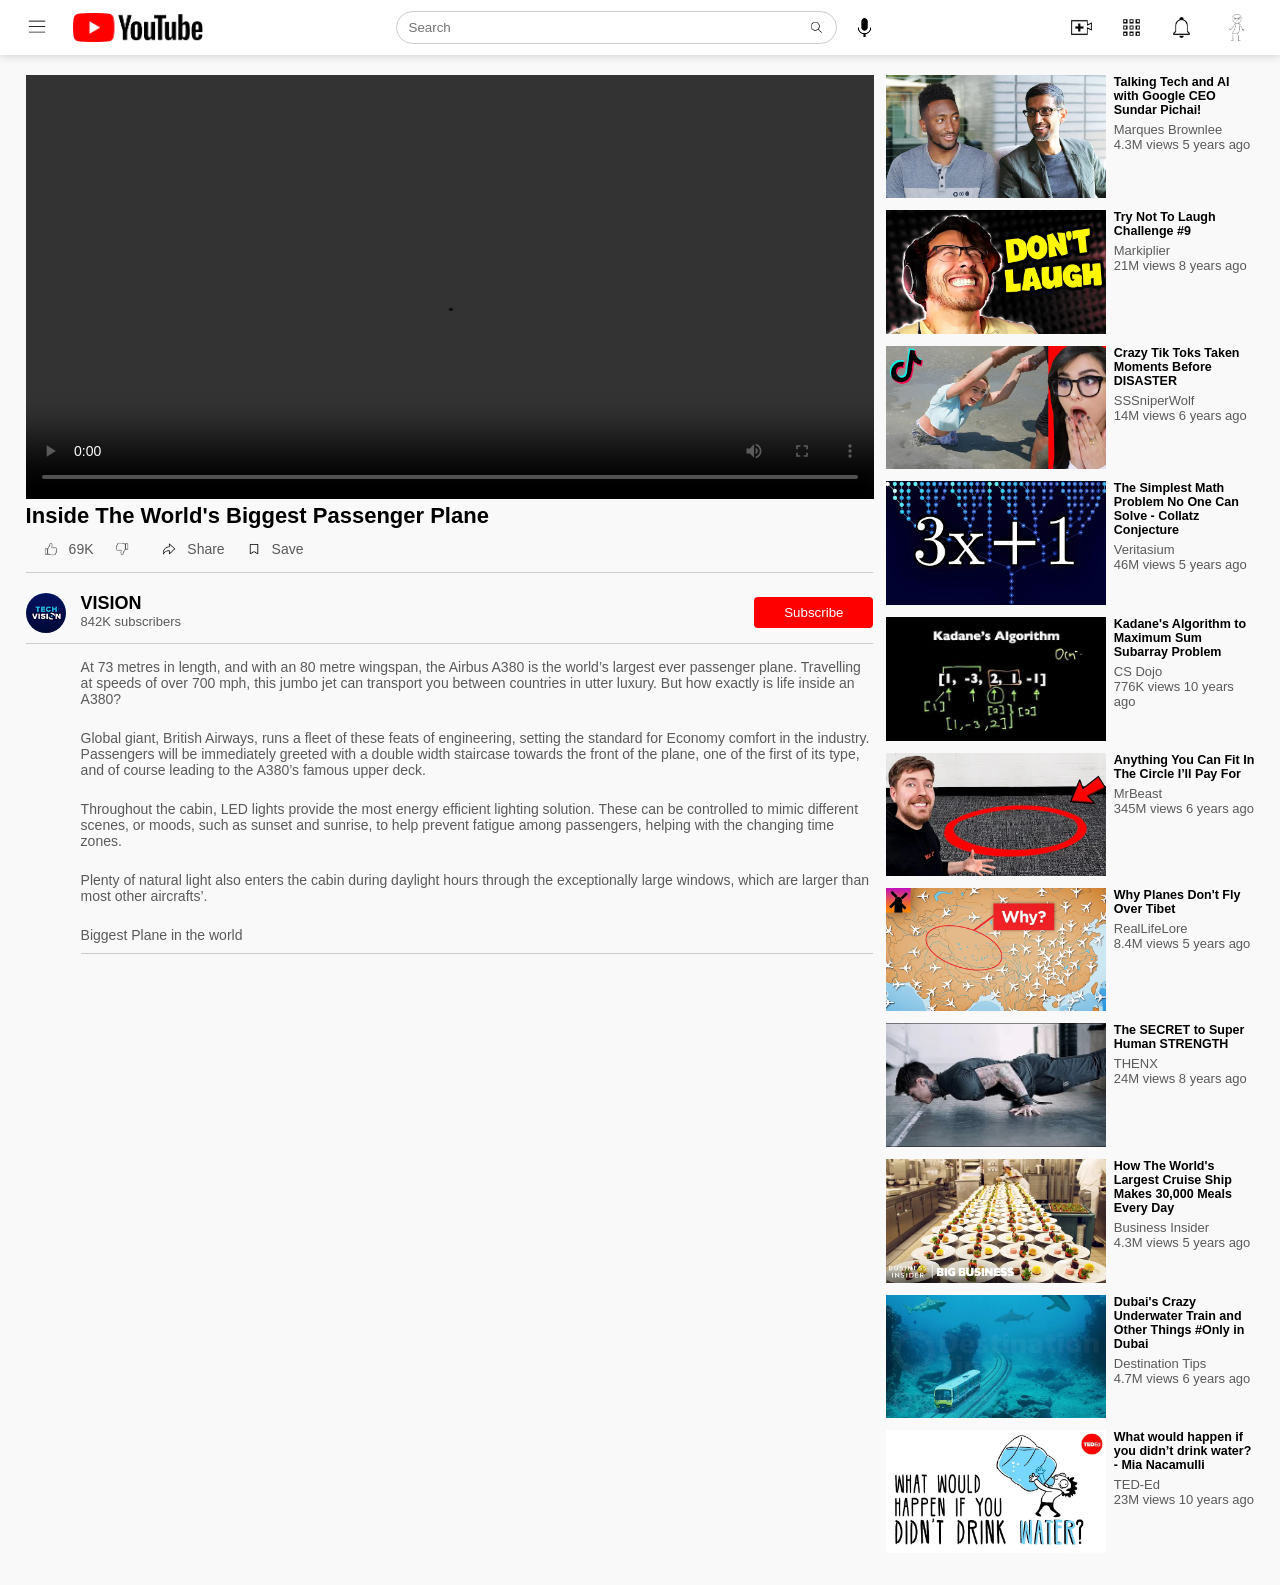
<file: play-video-8.html>
<!DOCTYPE html>
<html lang="en">
<head>
    <meta charset="UTF-8">
    <meta http-equiv="X-UA-Compatible" content="IE=edge">
    <meta name="viewport" content="width=device-width, initial-scale=1.0">
    <link rel="icon" type="image/png" href="favicon/favicon.png">
    <title>Inside The World's Biggest Passenger Plane</title>
    <link rel="stylesheet" href="style.css">
</head>
<body>
    <nav class="flex-div">
        <div class="nav-left flex-div">
            <img src="images/menu.png" class="menu-icon">
            <img src="images/logo.png" class="logo">
        </div>
        <div class="nav-middle flex-div">
            <div class="search-box flex-div">
                <input type="text" placeholder="Search">
                <img src="images/search.png">
            </div>
            <img src="images/voice-search.png" class="mic-icon">
        </div>
        <div class="nav-right flex-div">
            <img src="images/upload.png">
            <img src="images/more.png">
            <img src="images/notification.png">
            <img src="images/Stickman.png" class="user-icon">
        </div>
    </nav>
    
<div class="container play-container">
    <div class="row">
        <div class="play-video">
            <video controls autoplay>
                <source src="videos/08.mp4" type="video/mp4">
            </video>
            <h3>Inside The World's Biggest Passenger Plane</h3>
            <div class="play-video-info">
                <div>
                    <a href=""><img src="play-video-graphics/like.png">69K</a>
                    <a href=""><img src="play-video-graphics/dislike.png"></a>
                    <a href=""><img src="play-video-graphics/share.png">Share</a>
                    <a href=""><img src="play-video-graphics/save.png">Save</a>
                </div>
            </div>
            <hr>
            <div class="publisher">
                <img src="channel-profile-pics/channel-8.png">
                <div>
                   <p>VISION</p>
                   <span>842K subscribers</span> 
                </div>
                <button type="button">Subscribe</button>
            </div>
            <hr>
            <div class="vid-description">
                <p>At 73 metres in length, and with an 80 metre wingspan, the Airbus A380 is the world’s largest ever passenger plane. Travelling at speeds of over 700 mph, this jumbo jet can transport you between countries in utter luxury. But how exactly is life inside an A380?</p>
                <br>
                <p>Global giant, British Airways, runs a fleet of these feats of engineering, setting the standard for Economy comfort in the industry. Passengers will be immediately greeted with a double width staircase towards the front of the plane, one of the first of its type, and of course leading to the A380’s famous upper deck.</p>
                <br>
                <p>Throughout the cabin, LED lights provide the most energy efficient lighting solution. These can be controlled to mimic different scenes, or moods, such as sunset and sunrise, to help prevent fatigue among passengers, helping with the changing time zones.</p>
                <br>
                <p>Plenty of natural light also enters the cabin during daylight hours through the exceptionally large windows, which are larger than most other aircrafts’.</p>
                <br>
                <p>Biggest Plane in the world</p>
                <hr>
            </div>
        




        </div>
        <div class="right-sidebar">
            <div class="side-video-list">
                <a href="play-video-1.html" class="small-thumbnail"><img src="thumbnails/thumbnail-1.png"></a>
                <div class="vid-info">
                    <a href="play-video-1.html">Talking Tech and AI with Google CEO Sundar Pichai!</a>
                    <p>Marques Brownlee</p>
                    <p>4.3M views 5 years ago</p>
                </div>
            </div>
            <div class="side-video-list">
                <a href="play-video-2.html" class="small-thumbnail"><img src="thumbnails/thumbnail-2.png"></a>
                <div class="vid-info">
                    <a href="play-video-2.html">Try Not To Laugh Challenge #9</a>
                    <p>Markiplier</p>
                    <p>21M views 8 years ago</p>
                </div>
            </div>
            <div class="side-video-list">
                <a href="play-video-3.html" class="small-thumbnail"><img src="thumbnails/thumbnail-3.png"></a>
                <div class="vid-info">
                    <a href="play-video-3.html">Crazy Tik Toks Taken Moments Before DISASTER</a>
                    <p>SSSniperWolf</p>
                    <p>14M views 6 years ago</p>
                </div>
            </div>
            <div class="side-video-list">
                <a href="play-video-4.html" class="small-thumbnail"><img src="thumbnails/thumbnail-4.png"></a>
                <div class="vid-info">
                    <a href="play-video-4.html">The Simplest Math Problem No One Can Solve - Collatz Conjecture</a>
                    <p>Veritasium</p>
                    <p>46M views 5 years ago</p>
                </div>
            </div>
            <div class="side-video-list">
                <a href="play-video-5.html" class="small-thumbnail"><img src="thumbnails/thumbnail-5.png"></a>
                <div class="vid-info">
                    <a href="play-video-5.html">Kadane's Algorithm to Maximum Sum Subarray Problem</a>
                    <p>CS Dojo</p>
                    <p>776K views 10 years ago</p>
                </div>
            </div>
            <div class="side-video-list">
                <a href="play-video-6.html" class="small-thumbnail"><img src="thumbnails/thumbnail-6.png"></a>
                <div class="vid-info">
                    <a href="play-video-6.html">Anything You Can Fit In The Circle I’ll Pay For</a>
                    <p>MrBeast</p>
                    <p>345M views 6 years ago</p>
                </div>
            </div>
            <div class="side-video-list">
                <a href="play-video-7.html" class="small-thumbnail"><img src="thumbnails/thumbnail-7.png"></a>
                <div class="vid-info">
                    <a href="play-video-7.html">Why Planes Don't Fly Over Tibet</a>
                    <p>RealLifeLore</p>
                    <p>8.4M views 5 years ago</p>
                </div>
            </div>
            
            <div class="side-video-list">
                <a href="play-video-9.html" class="small-thumbnail"><img src="thumbnails/thumbnail-9.png"></a>
                <div class="vid-info">
                    <a href="play-video-9.html">The SECRET to Super Human STRENGTH</a>
                    <p>THENX</p>
                    <p>24M views 8 years ago</p>
                </div>
            </div>
            <div class="side-video-list">
                <a href="play-video-10.html" class="small-thumbnail"><img src="thumbnails/thumbnail-10.png"></a>
                <div class="vid-info">
                    <a href="play-video-10.html">How The World's Largest Cruise Ship Makes 30,000 Meals Every Day</a>
                    <p>Business Insider</p>
                    <p>4.3M views 5 years ago</p>
                </div>
            </div>
            <div class="side-video-list">
                <a href="play-video-11.html" class="small-thumbnail"><img src="thumbnails/thumbnail-11.png"></a>
                <div class="vid-info">
                    <a href="play-video-11.html">Dubai's Crazy Underwater Train and Other Things #Only in Dubai</a>
                    <p>Destination Tips</p>
                    <p>4.7M views 6 years ago</p>
                </div>
            </div>
            <div class="side-video-list">
                <a href="play-video-12.html" class="small-thumbnail"><img src="thumbnails/thumbnail-12.png"></a>
                <div class="vid-info">
                    <a href="play-video-12.html">What would happen if you didn’t drink water? - Mia Nacamulli</a>
                    <p>TED-Ed</p>
                    <p>23M views 10 years ago</p>
                </div>
            </div>


        </div>
    </div>
</div>




</body>
</html>
</file>
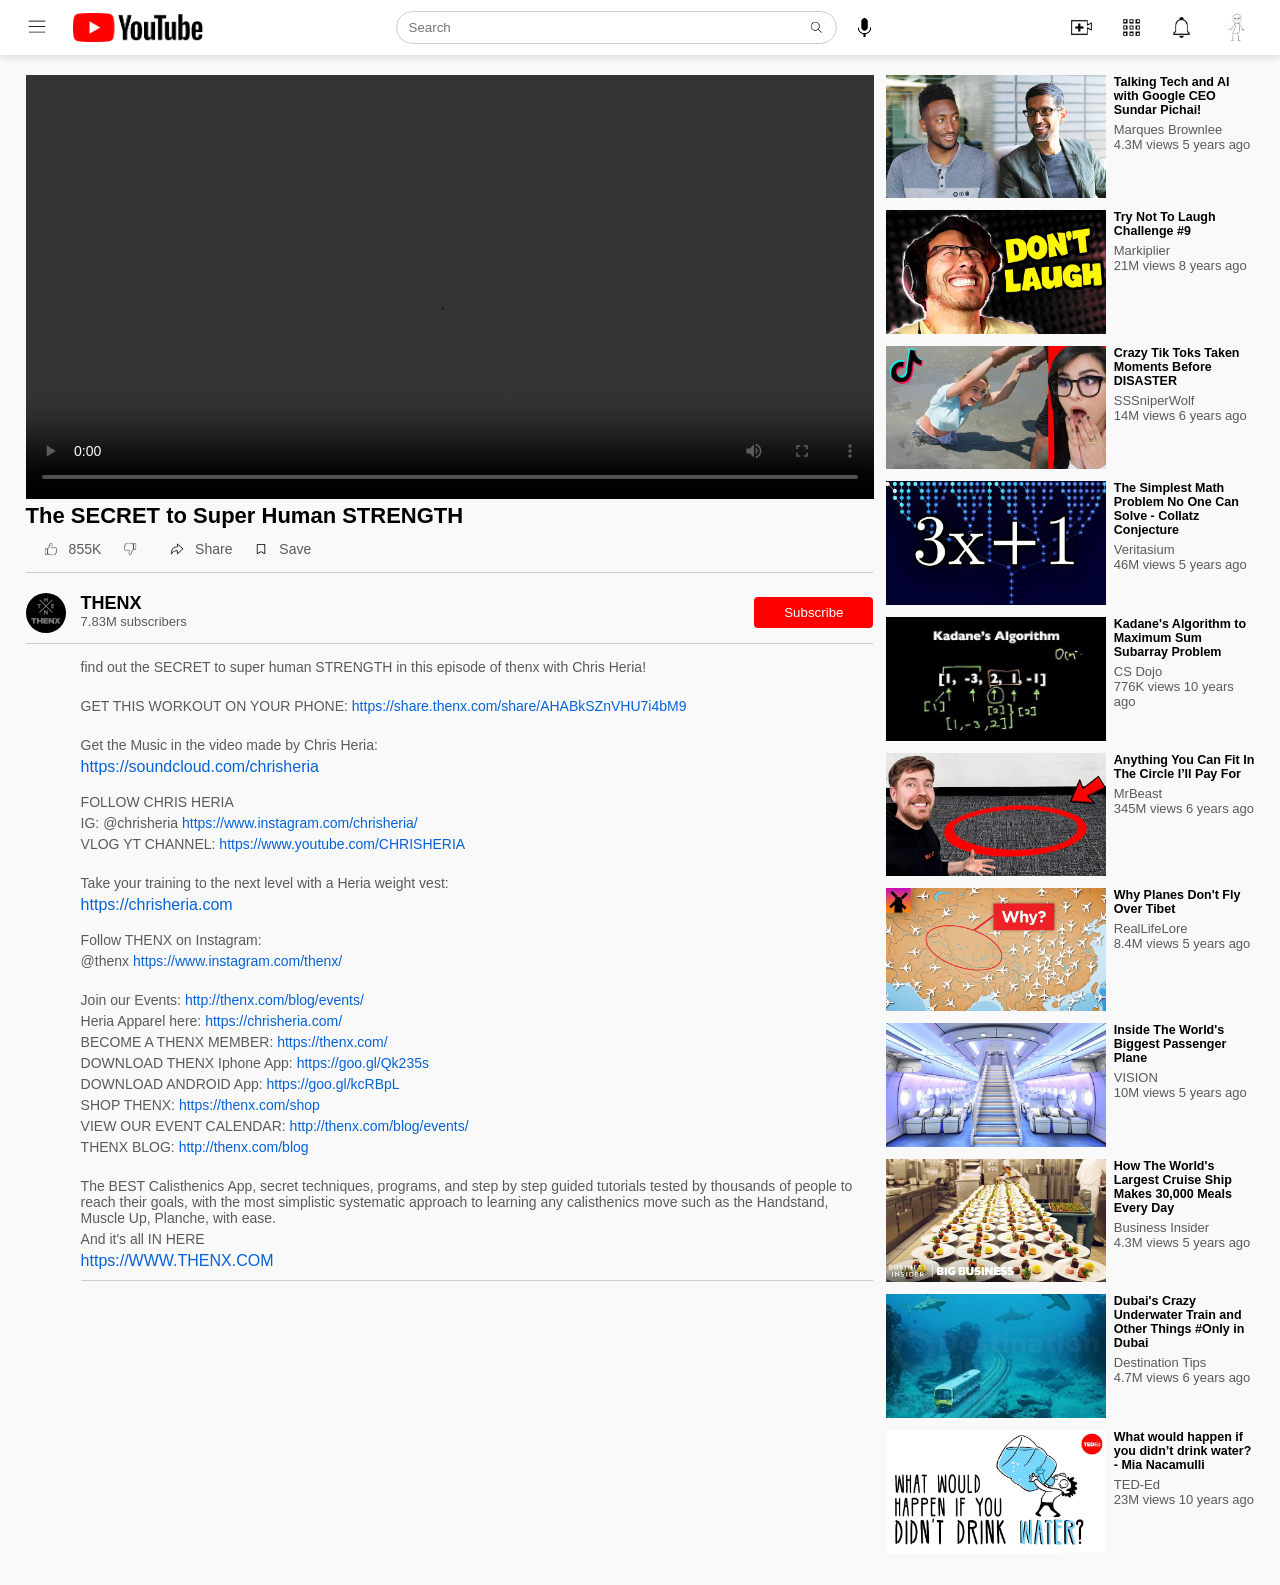
<file: play-video-9.html>
<!DOCTYPE html>
<html lang="en">
<head>
    <meta charset="UTF-8">
    <meta http-equiv="X-UA-Compatible" content="IE=edge">
    <meta name="viewport" content="width=device-width, initial-scale=1.0">
    <link rel="icon" type="image/png" href="favicon/favicon.png">
    <title>The SECRET to Super Human STRENGTH</title>
    <link rel="stylesheet" href="style.css">
</head>
<body>
    <nav class="flex-div">
        <div class="nav-left flex-div">
            <img src="images/menu.png" class="menu-icon">
            <img src="images/logo.png" class="logo">
        </div>
        <div class="nav-middle flex-div">
            <div class="search-box flex-div">
                <input type="text" placeholder="Search">
                <img src="images/search.png">
            </div>
            <img src="images/voice-search.png" class="mic-icon">
        </div>
        <div class="nav-right flex-div">
            <img src="images/upload.png">
            <img src="images/more.png">
            <img src="images/notification.png">
            <img src="images/Stickman.png" class="user-icon">
        </div>
    </nav>
    
<div class="container play-container">
    <div class="row">
        <div class="play-video">
            <video controls autoplay>
                <source src="videos/09.mp4" type="video/mp4">
            </video>
            <h3>The SECRET to Super Human STRENGTH</h3>
            <div class="play-video-info">
                <div>
                    <a href=""><img src="play-video-graphics/like.png">855K</a>
                    <a href=""><img src="play-video-graphics/dislike.png"></a>
                    <a href=""><img src="play-video-graphics/share.png">Share</a>
                    <a href=""><img src="play-video-graphics/save.png">Save</a>
                </div>
            </div>
            <hr>
            <div class="publisher">
                <img src="channel-profile-pics/channel-9.png">
                <div>
                   <p>THENX</p>
                   <span>7.83M subscribers</span> 
                </div>
                <button type="button">Subscribe</button>
            </div>
            <hr>
            <div class="vid-description">
                <p>find out the SECRET to super human STRENGTH in this episode of thenx with Chris Heria!</p>
                <br>
                <p>GET THIS WORKOUT ON YOUR PHONE: <a href="https://share.thenx.com/share/AHABkSZnVHU7i4bM9" target="_blank" rel="noopener noreferrer">https://share.thenx.com/share/AHABkSZnVHU7i4bM9</a></p>
                <br>
                <p>Get the Music in the video made by Chris Heria:</p>
                <a href="https://soundcloud.com/chrisheria" target="_blank" rel="noopener noreferrer">https://soundcloud.com/chrisheria</a>
                <br>
                <br>
                <p>FOLLOW CHRIS HERIA</p>
                <p>IG: @chrisheria <a href="https://www.instagram.com/chrisheria/" target="_blank" rel="noopener noreferrer">https://www.instagram.com/chrisheria/</a></p>
                <p>VLOG YT CHANNEL: <a href="https://www.youtube.com/CHRISHERIA" target="_blank" rel="noopener noreferrer">https://www.youtube.com/CHRISHERIA</a></p>
                <br>
                <p>Take your training to the next level with a Heria weight vest:</p>
                <a href="https://chrisheria.com" target="_blank" rel="noopener noreferrer">https://chrisheria.com</a>
                <br>
                <br>
                <p>Follow THENX on Instagram:</p>
                <p>@thenx <a href="https://www.instagram.com/thenx/" target="_blank" rel="noopener noreferrer">https://www.instagram.com/thenx/</a></p>
                <br>
                <p>Join our Events: <a href="http://thenx.com/blog/events/" target="_blank" rel="noopener noreferrer">http://thenx.com/blog/events/</a></p>
                <p>Heria Apparel here: <a href="https://chrisheria.com/" target="_blank" rel="noopener noreferrer">https://chrisheria.com/</a></p>
                <p>BECOME A THENX MEMBER: <a href="https://thenx.com/" target="_blank" rel="noopener noreferrer">https://thenx.com/</a></p>
                <p>DOWNLOAD THENX Iphone App: <a href="https://goo.gl/Qk235s" target="_blank" rel="noopener noreferrer">https://goo.gl/Qk235s</a></p>
                <p>DOWNLOAD ANDROID App: <a href="https://goo.gl/kcRBpL" target="_blank" rel="noopener noreferrer">https://goo.gl/kcRBpL</a></p>
                <p>SHOP THENX: <a href="https://thenx.com/shop" target="_blank" rel="noopener noreferrer">https://thenx.com/shop</a></p>
                <p>VIEW OUR EVENT CALENDAR: <a href="http://thenx.com/blog/events/" target="_blank" rel="noopener noreferrer">http://thenx.com/blog/events/</a></p>
                <p>THENX BLOG: <a href="http://thenx.com/blog" target="_blank" rel="noopener noreferrer">http://thenx.com/blog</a></p>
                <br>
                <p>The BEST Calisthenics App, secret techniques, programs, and step by step guided tutorials tested by thousands of people to reach their goals, with the most simplistic systematic approach to learning any calisthenics move such as the Handstand, Muscle Up, Planche, with ease.</p>
                <p>And it's all IN HERE</p>
                <a href="https://WWW.THENX.COM" target="_blank" rel="noopener noreferrer">https://WWW.THENX.COM</a>
                <hr>
            </div>
        




        </div>
        <div class="right-sidebar">
            <div class="side-video-list">
                <a href="play-video-1.html" class="small-thumbnail"><img src="thumbnails/thumbnail-1.png"></a>
                <div class="vid-info">
                    <a href="play-video-1.html">Talking Tech and AI with Google CEO Sundar Pichai!</a>
                    <p>Marques Brownlee</p>
                    <p>4.3M views 5 years ago</p>
                </div>
            </div>
            <div class="side-video-list">
                <a href="play-video-2.html" class="small-thumbnail"><img src="thumbnails/thumbnail-2.png"></a>
                <div class="vid-info">
                    <a href="play-video-2.html">Try Not To Laugh Challenge #9</a>
                    <p>Markiplier</p>
                    <p>21M views 8 years ago</p>
                </div>
            </div>
            <div class="side-video-list">
                <a href="play-video-3.html" class="small-thumbnail"><img src="thumbnails/thumbnail-3.png"></a>
                <div class="vid-info">
                    <a href="play-video-3.html">Crazy Tik Toks Taken Moments Before DISASTER</a>
                    <p>SSSniperWolf</p>
                    <p>14M views 6 years ago</p>
                </div>
            </div>
            <div class="side-video-list">
                <a href="play-video-4.html" class="small-thumbnail"><img src="thumbnails/thumbnail-4.png"></a>
                <div class="vid-info">
                    <a href="play-video-4.html">The Simplest Math Problem No One Can Solve - Collatz Conjecture</a>
                    <p>Veritasium</p>
                    <p>46M views 5 years ago</p>
                </div>
            </div>
            <div class="side-video-list">
                <a href="play-video-5.html" class="small-thumbnail"><img src="thumbnails/thumbnail-5.png"></a>
                <div class="vid-info">
                    <a href="play-video-5.html">Kadane's Algorithm to Maximum Sum Subarray Problem</a>
                    <p>CS Dojo</p>
                    <p>776K views 10 years ago</p>
                </div>
            </div>
            <div class="side-video-list">
                <a href="play-video-6.html" class="small-thumbnail"><img src="thumbnails/thumbnail-6.png"></a>
                <div class="vid-info">
                    <a href="play-video-6.html">Anything You Can Fit In The Circle I’ll Pay For</a>
                    <p>MrBeast</p>
                    <p>345M views 6 years ago</p>
                </div>
            </div>
            <div class="side-video-list">
                <a href="play-video-7.html" class="small-thumbnail"><img src="thumbnails/thumbnail-7.png"></a>
                <div class="vid-info">
                    <a href="play-video-7.html">Why Planes Don't Fly Over Tibet</a>
                    <p>RealLifeLore</p>
                    <p>8.4M views 5 years ago</p>
                </div>
            </div>
            <div class="side-video-list">
                <a href="play-video-8.html" class="small-thumbnail"><img src="thumbnails/thumbnail-8.png"></a>
                <div class="vid-info">
                    <a href="play-video-8.html">Inside The World's Biggest Passenger Plane</a>
                    <p>VISION</p>
                    <p>10M views 5 years ago</p>
                </div>
            </div>
            <div class="side-video-list">
                <a href="play-video-10.html" class="small-thumbnail"><img src="thumbnails/thumbnail-10.png"></a>
                <div class="vid-info">
                    <a href="play-video-10.html">How The World's Largest Cruise Ship Makes 30,000 Meals Every Day</a>
                    <p>Business Insider</p>
                    <p>4.3M views 5 years ago</p>
                </div>
            </div>
            <div class="side-video-list">
                <a href="play-video-11.html" class="small-thumbnail"><img src="thumbnails/thumbnail-11.png"></a>
                <div class="vid-info">
                    <a href="play-video-11.html">Dubai's Crazy Underwater Train and Other Things #Only in Dubai</a>
                    <p>Destination Tips</p>
                    <p>4.7M views 6 years ago</p>
                </div>
            </div>
            <div class="side-video-list">
                <a href="play-video-12.html" class="small-thumbnail"><img src="thumbnails/thumbnail-12.png"></a>
                <div class="vid-info">
                    <a href="play-video-12.html">What would happen if you didn’t drink water? - Mia Nacamulli</a>
                    <p>TED-Ed</p>
                    <p>23M views 10 years ago</p>
                </div>
            </div>


        </div>
    </div>
</div>




</body>
</html>
</file>
<file: style.css>
* {
    margin: 0;
    padding: 0;
    font-family: Arial, Helvetica, sans-serif;
    box-sizing: border-box;
}

a {
    text-decoration: none;
    color: #5a5a5a;
}

img {
    cursor: pointer;
}

.flex-div {
    display: flex;
    align-items: center;
}

nav {
    padding: 10px 2%;
    justify-content: space-between;
    box-shadow: 0 0 10px rgba(0, 0, 0, 0.2);
    background: #fff;
    position: sticky;
    top: 0;
    z-index: 10;
}

.nav-right img {
    width: 25px;
    margin-right: 25px;
}

.nav-right .user-icon {
    width: 35px;
    border-radius: 50px;
    margin-right: 0;
}

.nav-left .menu-icon {
    width: 22px;
    margin-right: 25px;
}

.nav-left .logo {
    width: 130px;
}

.nav-middle .mic-icon {
    width: 25px;
}

.nav-middle .search-box {
    border: 1px solid #ccc;
    margin-right: 15px;
    padding: 8px 12px;
    border-radius: 25px;
}

.nav-middle .search-box input {
    width: 400px;
    border: 0;
    outline: 0;
    background: transparent;
}

.nav-middle .search-box img {
    width: 15px;
}

/* ---------- sidebar ---------- */

.sidebar {
    background: #fff;
    width: 15%;
    height: 100vh;
    position: fixed;
    top: 0;
    padding-left: 2%;
    padding-top: 80px;
}

.shortcut-links a img {
    width: 20px;
    margin-right: 20px;
}

.shortcut-links a {
    display: flex;
    align-items: center;
    margin-bottom: 20px;
    width: fit-content;
    flex-wrap: wrap;
}

.shortcut-links a:first-child {
    color: #ed3833;
}

.sidebar hr {
    border: 0;
    height: 1px;
    background: #ccc;
    width: 85%;
}

.subscribed-list h3 {
    font-size: 13px;
    margin: 15px 0;
    color: #5a5a5a;
}

.subscribed-list a {
    display: flex;
    align-items: center;
    margin-bottom: 20px;
    width: fit-content;
    flex-wrap: wrap;
}

.subscribed-list a img {
    width: 25px;
    border-radius: 50%;
    margin-right: 20px;
}

.small-sidebar {
    width: 5%;
}

.small-sidebar a p {
    display: none;
}

.small-sidebar h3 {
    display: none;
}

.small-sidebar hr {
    width: 50%;
    margin-bottom: 25px;
}

/* ---------- main ---------- */

.container {
    background: #f9f9f9;
    padding-left: 17%;
    padding-right: 2%;
    padding-top: 20px;
    padding-bottom: 20px;
}

.large-container {
    padding-left: 7%;
}

.banner {
    width: 100%;
}

.banner img {
    width: 100%;
    border-radius: 8px;
}

.list-container {
    display: grid;
    grid-template-columns: repeat(auto-fit, minmax(250px, 1fr));
    grid-column-gap: 16px;
    grid-row-gap: 30px;
    margin-top: 15px;
}

.vid-list .thumbnail {
    width: 100%;
    border-radius: 5px;
}

.vid-list .flex-div {
    align-items: flex-start;
    margin-top: 7px;
}

.vid-list .flex-div img {
    width: 35px;
    margin-right: 10px;
    border-radius: 50%;
}

.vid-info {
    color: #5a5a5a;
    font-size: 13px;
    font-family: Arial, Helvetica, sans-serif;
}

.vid-info a {
    color: #000;
    font-weight: 600;
    display: block;
    margin-bottom: 5px;
    margin-left: 8px;
    font-size: 12.5px;
    font-family: Arial, Helvetica, sans-serif;
}

.vid-info p {
    margin-left: 8px;
}

@media (max-width: 900px) {
    .menu-icon {
        display: none;
    }

    .sidebar {
        display: none;
    }

    .container, .large-container {
        padding-left: 5%;
        padding-right: 5%;
    }

    .nav-right img {
        display: none;
    }

    .nav-right .user-icon {
        display: block;
        width: 30px;
    }

    .nav-middle .search-box input {
        width: 100px;
    }

    .nav-miidle .mic-icon {
        display: none;
    }

    .logo {
        width: 90px; 
    }
}

/* ---------- play video page ---------- */
.play-container {
    padding-left: 2%;
}

.row {
    display: flex;
    justify-content: space-between;
    flex-wrap: wrap;
}

.play-video {
    flex-basis: 69%;
}

.right-sidebar {
    flex-basis: 30%;
}

.play-video video {
    width: 100%;
}

.side-video-list {
    display: flex;
    justify-content: space-between;
    margin-bottom: 8px;
}

.side-video-list img {
    width: 100%;
}

.side-video-list .small-thumbnail {
    flex-basis: 49%;
}

.side-video-list .small-thumbnail img {
    width: 220px;
}

.side-video-list .vid-info {
    flex-basis: 49%;
}
.play-video h3 {
    font-weight: 600;
    font-size: 22px;
}

.play-video h3 a {
    color: #0662D7;
}

.play-video .play-video-info {
    display: flex;
    align-items: center;
    justify-content: space-between;
    flex-wrap: wrap;
    margin-top: 10px;
    font-size: 14px;
    color: #5a5a5a;
}

.play-video .play-video-info a img {
    width: 20px;
    margin-right: 8px;
}

.play-video .play-video-info a {
    display: inline-flex;
    align-items: center;
    margin-left: 15px;
}

.play-video hr {
    border: 0;
    height: 1px;
    background: #ccc;
    margin: 10px 0;
}

.publisher {
    display: flex;
    align-items: center;
    margin-top: 20px;
}

.publisher div {
    flex: 1;
    line-height: 18px;
}

.publisher img {
    width: 40px;
    border-radius: 50%;
    margin-right: 15px;
}

.publisher div p {
    color: #000;
    font-weight: 600;
    font-size: 18px;
}

.publisher div span {
    font-size: 13px;
    color: #5a5a5a;
}

.publisher button {
    background: red;
    color: #fff;
    padding: 8px 30px;
    border: 0;
    outline: 0;
    border-radius: 4px;
    cursor: pointer;
}

.vid-description {
    padding-left: 55px;
    margin: 15px 0;
}

.vid-description p {
    font-size: 14px;
    margin-bottom: 5px;
    color: #5a5a5a;
}

.vid-description a {
    color: #0662D7;
}

.vid-description p a {
    color: #0662D7;
}

@media (max-width:900px) {
    .play-video {
        flex-basis: 100%;
    }

    .right-sidebar {
        flex-basis: 100%;
    }

    .play-container {
        padding-left: 5%;
    }

    .vid-description {
        padding-left: 0;
    }
    
    .play-video .play-video-info a {
        margin-left: 0;
        margin-right: 15px;
        margin-top: 15px;
    }
}
</file>
